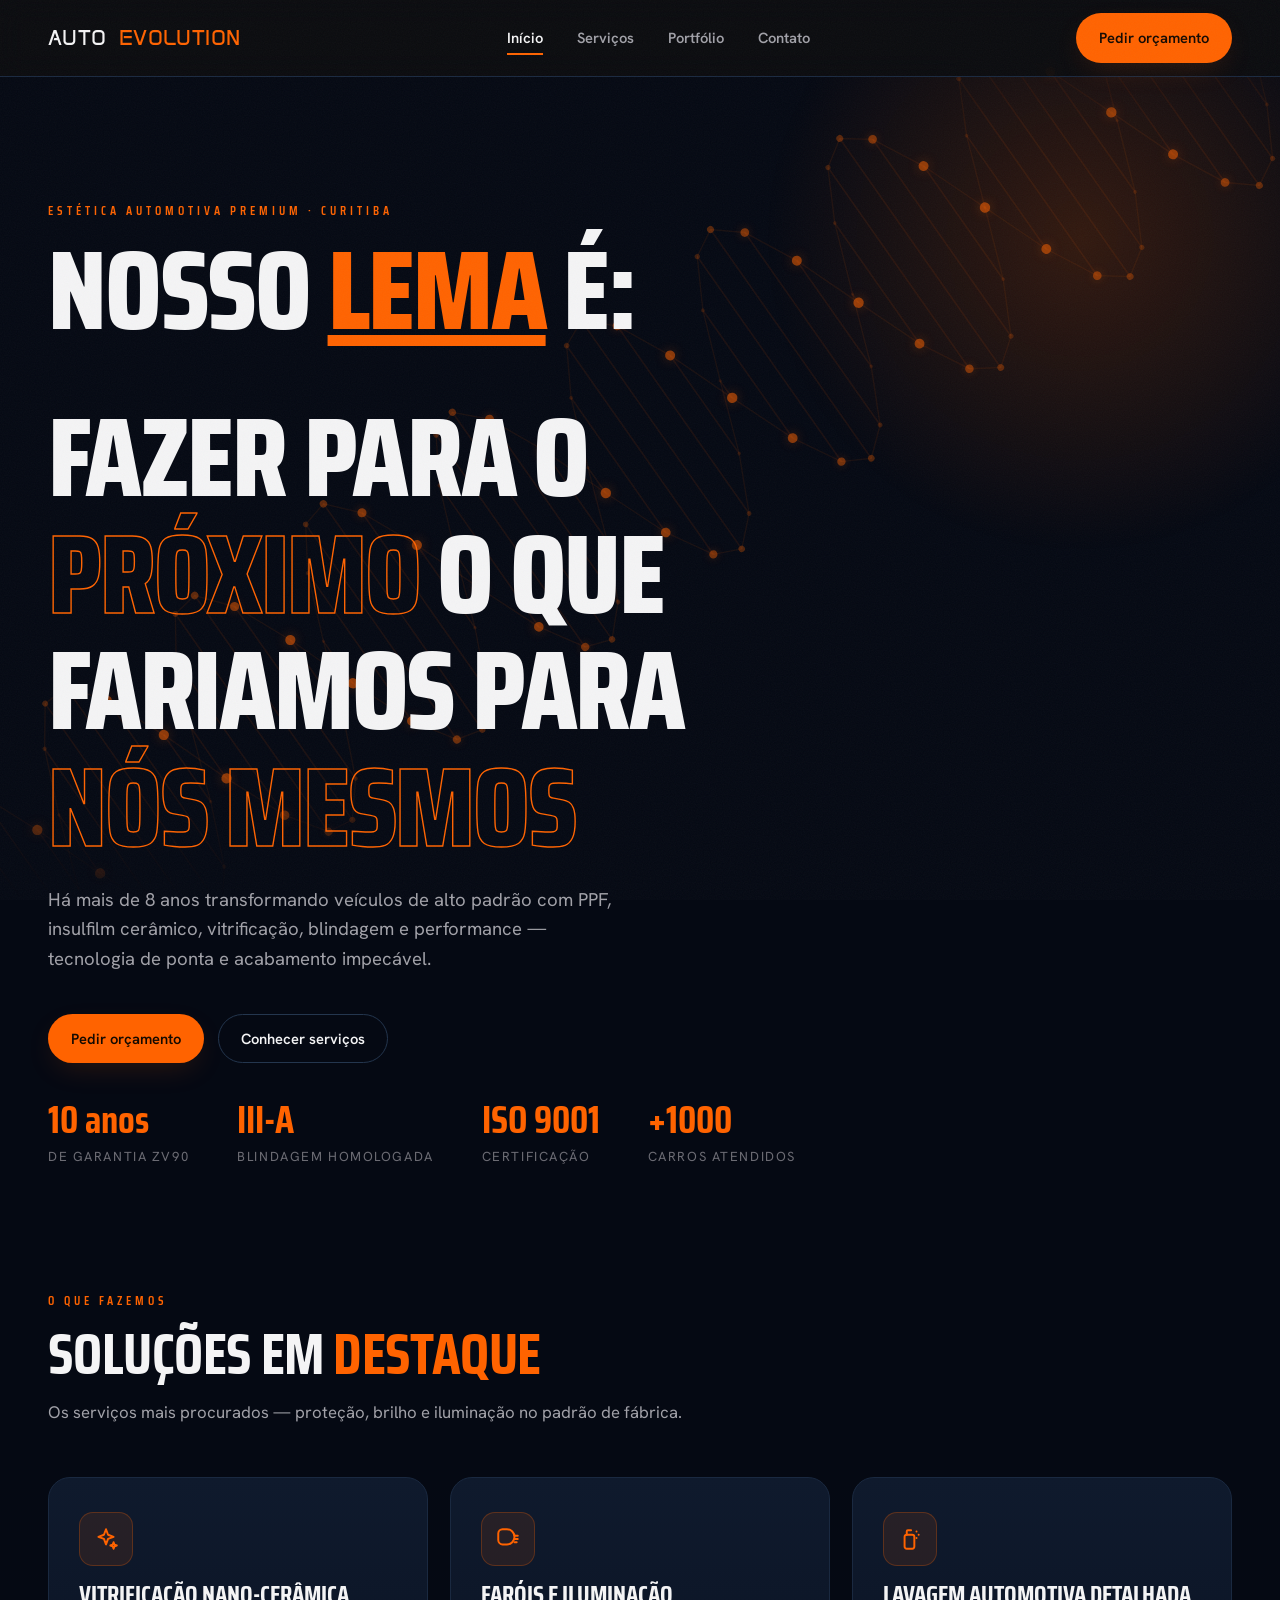
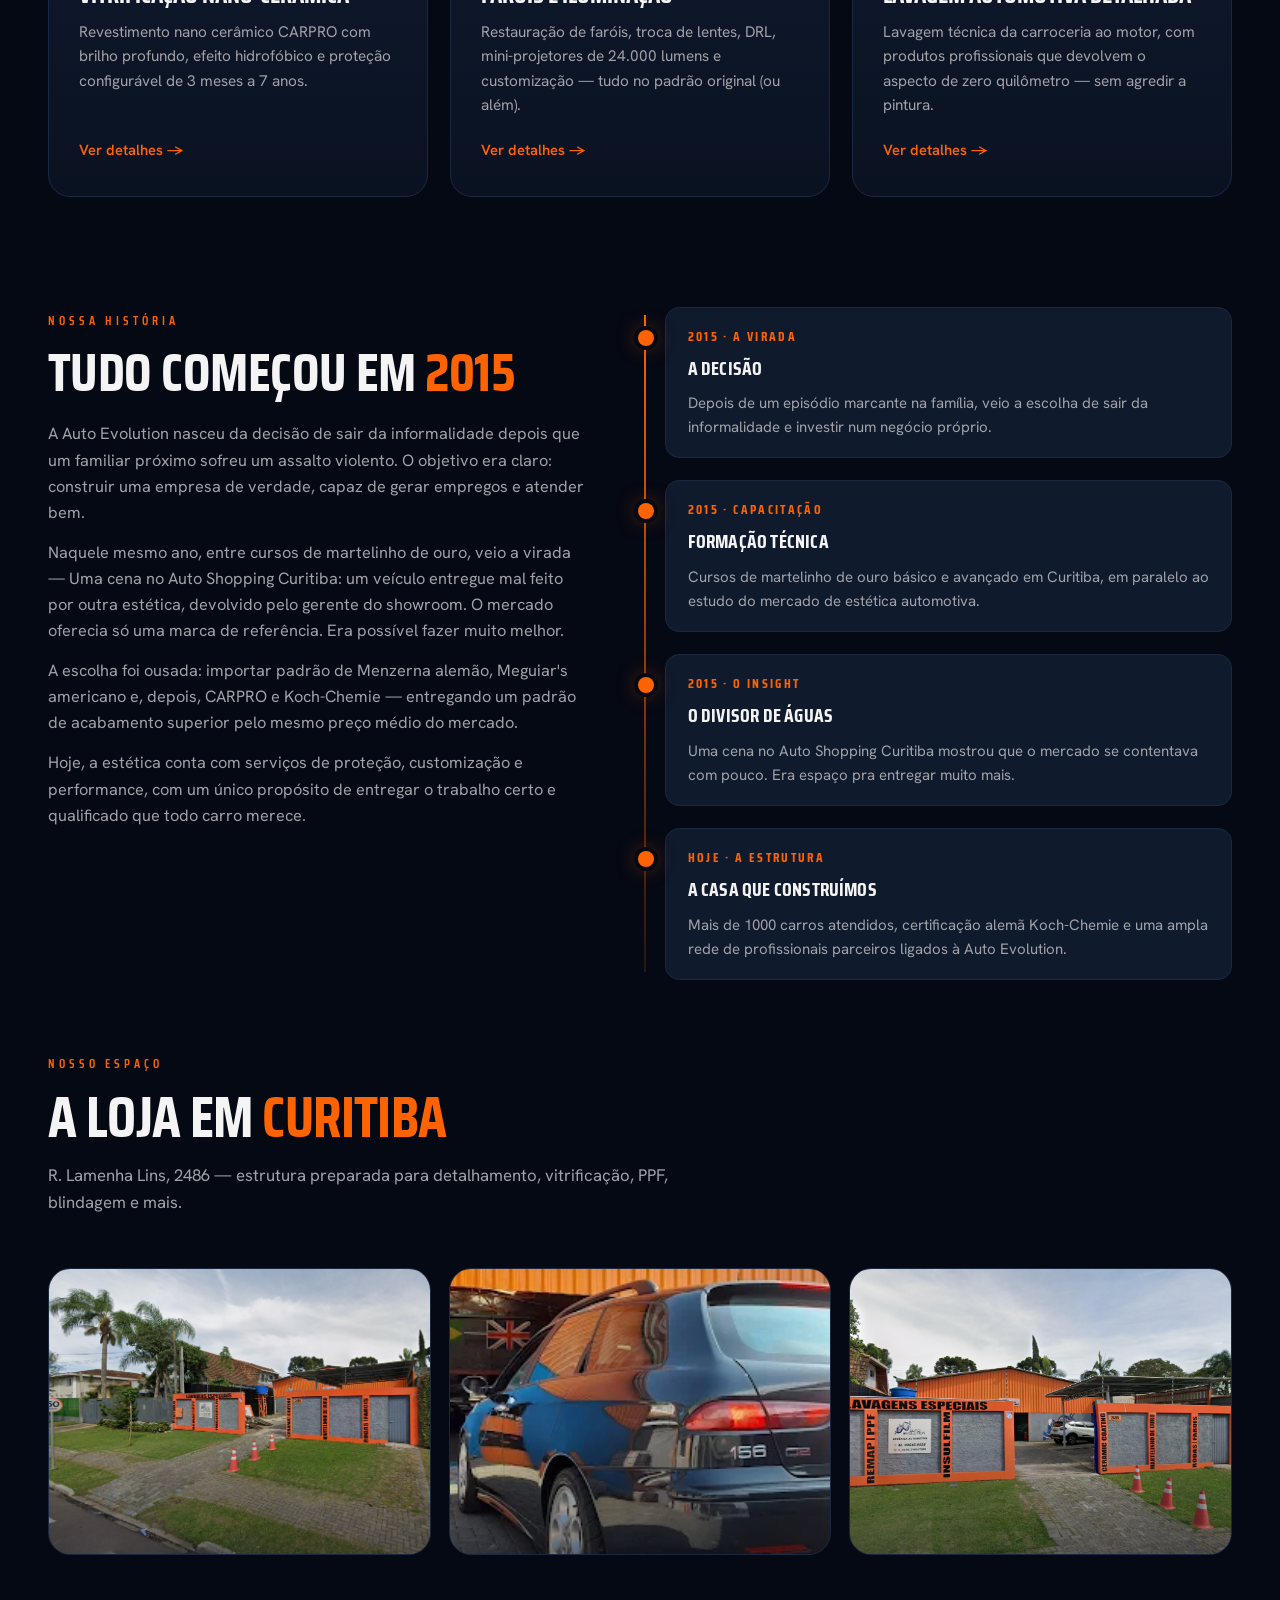
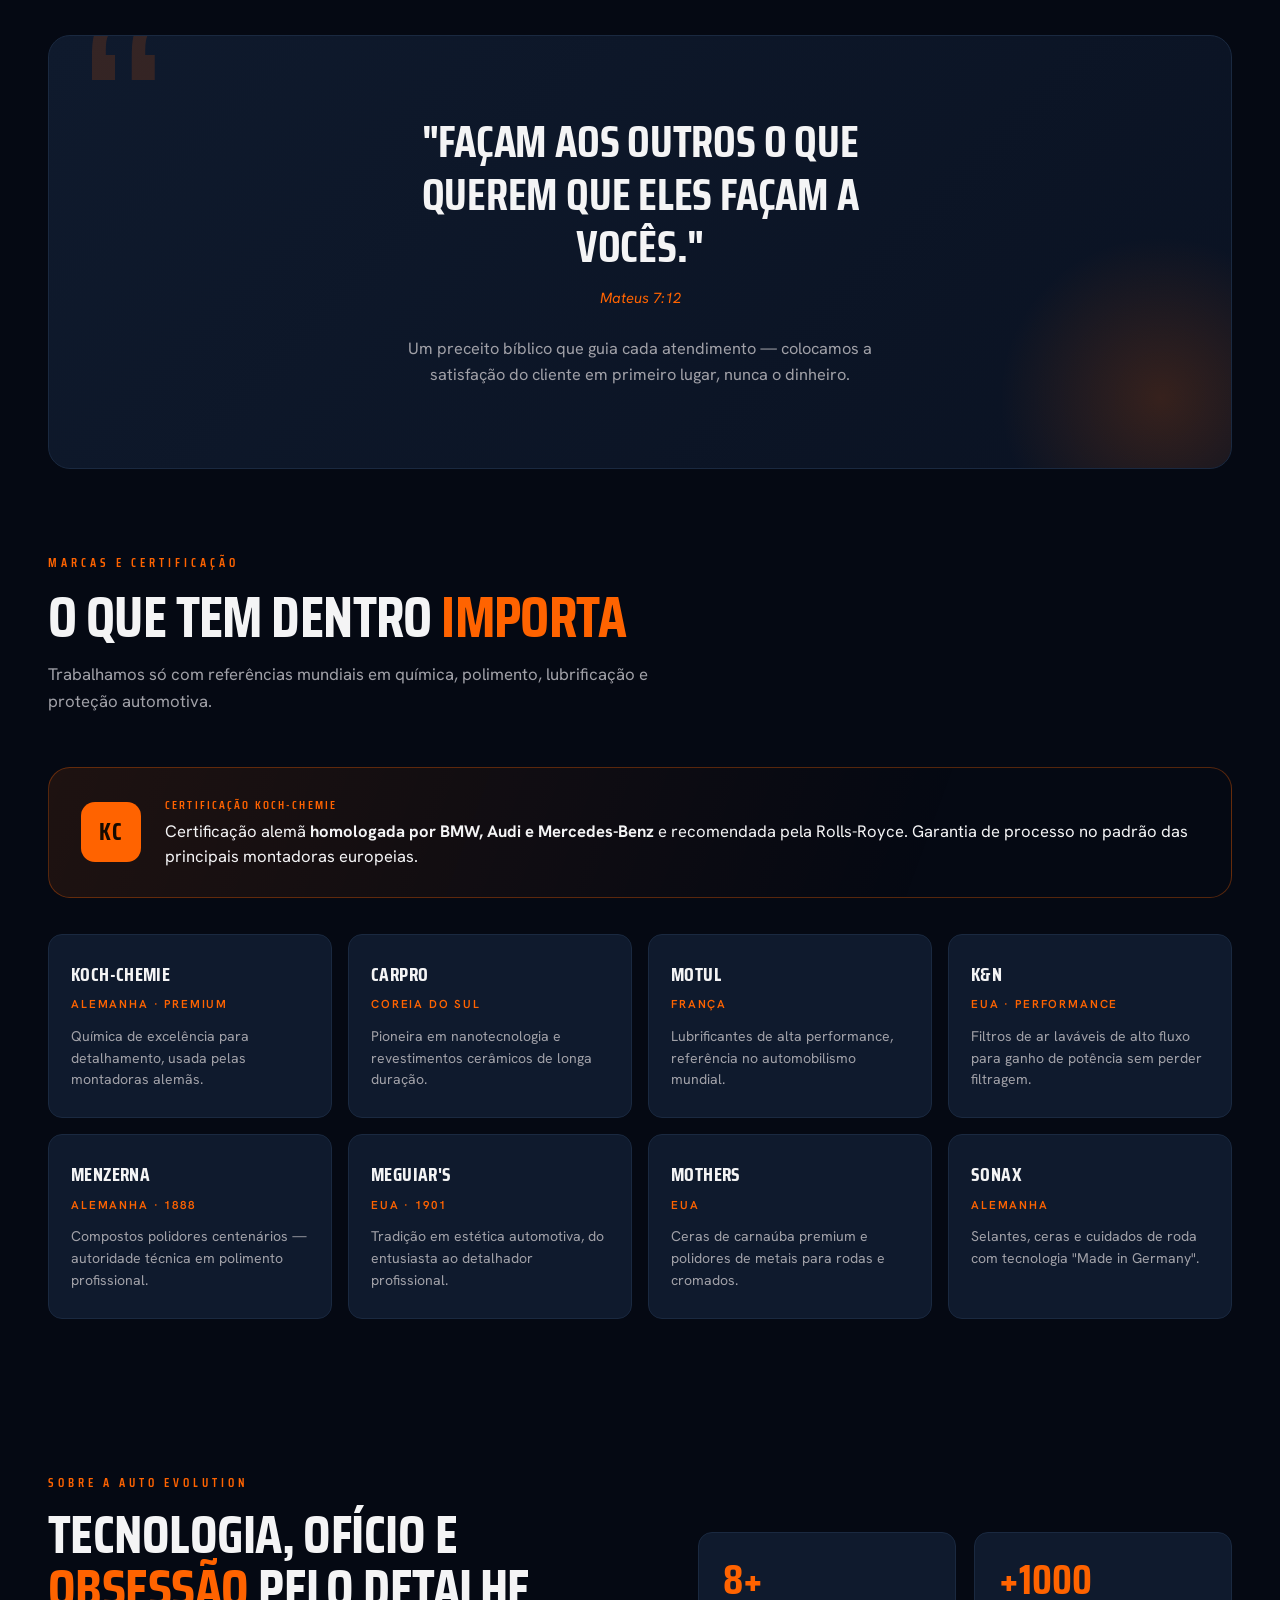
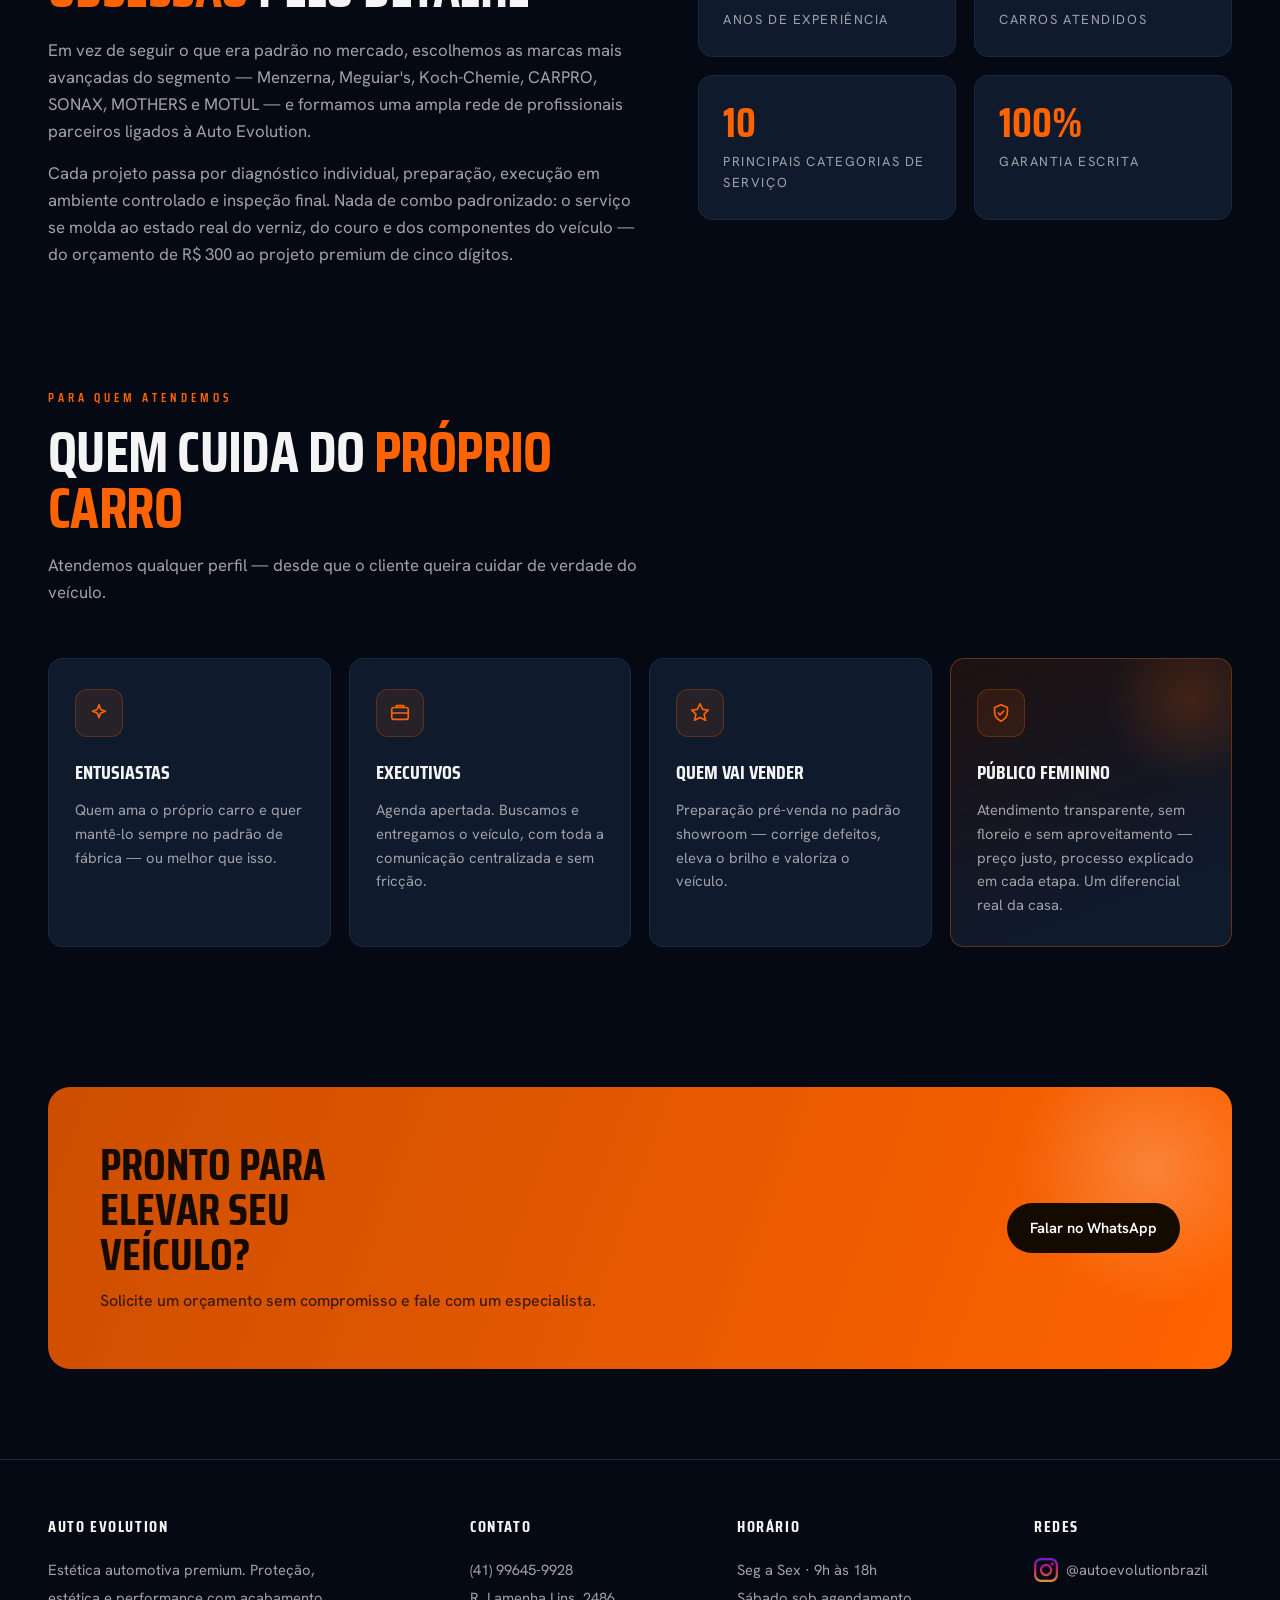
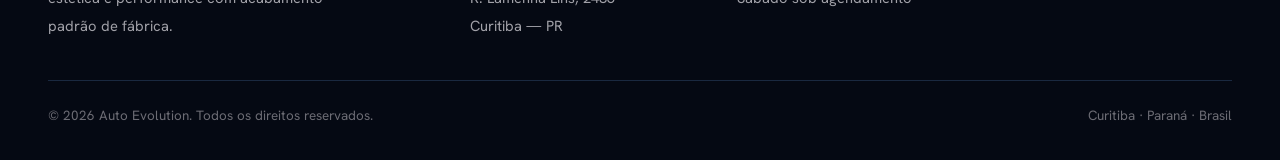
<file: index.html>
<!DOCTYPE html>
<html lang="pt-BR">
<head>
  <meta charset="UTF-8" />
  <meta name="viewport" content="width=device-width, initial-scale=1.0" />
  <title>Auto Evolution — Estética Automotiva Premium em Curitiba</title>
  <meta name="description" content="Estética automotiva premium em Curitiba: PPF, insulfilm cerâmico, vitrificação, blindagem e performance com acabamento padrão de fábrica." />

  <link rel="preconnect" href="https://fonts.googleapis.com" />
  <link rel="preconnect" href="https://fonts.gstatic.com" crossorigin />
  <link href="https://fonts.googleapis.com/css2?family=Anta&family=Saira+Condensed:wght@600;700;800&family=Hanken+Grotesk:wght@400;500;600;700&display=swap" rel="stylesheet" />

  <link rel="stylesheet" href="css/services.css" />
</head>
<body>

  <!-- Fundo animado: dupla hélice de DNA -->
  <canvas id="dna-bg" aria-hidden="true"></canvas>

  <!-- ===================== HEADER ===================== -->
  <header class="site-header">
    <div class="container">
      <nav class="nav">
        <a class="brand" href="index.html">
          AUTO <b>EVOLUTION</b>
        </a>

        <ul class="nav-links" id="nav-links">
          <li><a href="index.html" class="active">Início</a></li>
          <li><a href="servicos.html">Serviços</a></li>
          <li><a href="portfolio.html">Portfólio</a></li>
          <li><a href="contato.html">Contato</a></li>
        </ul>

        <a class="btn btn-primary" href="contato.html">Pedir orçamento</a>

        <button class="nav-toggle" id="nav-toggle" aria-label="Abrir menu">
          <span></span><span></span><span></span>
        </button>
      </nav>
    </div>
  </header>

  <!-- ===================== HERO ===================== -->
  <section class="home-hero">
    <div class="container">
      <span class="eyebrow">Estética automotiva premium · Curitiba</span>
      <h1>Nosso <span class="accent"><u>lema</u></span> é:</h1>
        <br><br>
        <h1>fazer para o</h1>
        <h1><span class="stroke">próximo</span> o que </h1>
        <h1>fariamos para </h1>
        <h1><span class="stroke">nós mesmos</span></h1>
      <p>
        Há mais de 8 anos transformando veículos de alto padrão com PPF, insulfilm
        cerâmico, vitrificação, blindagem e performance — tecnologia de ponta e
        acabamento impecável.
      </p>
      <div class="hero-actions">
        <a class="btn btn-primary" href="contato.html">Pedir orçamento</a>
        <a class="btn btn-ghost" href="servicos.html">Conhecer serviços</a>
      </div>
      <div class="hero-meta">
        <div class="stat"><div class="num">10 anos</div><div class="label">de garantia ZV90</div></div>
        <div class="stat"><div class="num">III-A</div><div class="label">blindagem homologada</div></div>
        <div class="stat"><div class="num">ISO 9001</div><div class="label">certificação</div></div>
        <div class="stat"><div class="num">+1000</div><div class="label">carros atendidos</div></div>
      </div>
    </div>
  </section>

  <!-- ===================== DESTAQUES (TOP 3) ===================== -->
  <section class="home-highlights">
    <div class="container">
      <div class="section-head">
        <span class="eyebrow">O que fazemos</span>
        <h2>Soluções em <span class="accent">destaque</span></h2>
        <p>Os serviços mais procurados — proteção, brilho e iluminação no padrão de fábrica.</p>
      </div>

      <div class="hl-grid">
        <article class="hl-card reveal">
          <div class="hl-icon">
            <svg viewBox="0 0 24 24" fill="none" stroke-width="1.8" stroke-linecap="round" stroke-linejoin="round">
              <path d="M12 3l1.9 5.1L19 10l-5.1 1.9L12 17l-1.9-5.1L5 10l5.1-1.9z"/>
              <path d="M19 15l.8 2.2L22 18l-2.2.8L19 21l-.8-2.2L16 18l2.2-.8z"/>
            </svg>
          </div>
          <h3>Vitrificação Nano-Cerâmica</h3>
          <p>Revestimento nano cerâmico CARPRO com brilho profundo, efeito hidrofóbico e proteção configurável de 3 meses a 7 anos.</p>
          <a class="hl-link" href="servico.html?id=vitrificacao">Ver detalhes →</a>
        </article>

        <article class="hl-card reveal">
          <div class="hl-icon">
            <svg viewBox="0 0 24 24" fill="none" stroke-width="1.8" stroke-linecap="round" stroke-linejoin="round">
              <path d="M3 7a4 4 0 0 1 4-4h4a7 7 0 0 1 0 14H7a4 4 0 0 1-4-4z"/>
              <path d="M18 9h3M18 12h3M18 15h2"/>
            </svg>
          </div>
          <h3>Faróis e Iluminação</h3>
          <p>Restauração de faróis, troca de lentes, DRL, mini-projetores de 24.000 lumens e customização — tudo no padrão original (ou além).</p>
          <a class="hl-link" href="servico.html?id=farois">Ver detalhes →</a>
        </article>

        <article class="hl-card reveal">
          <div class="hl-icon">
            <svg viewBox="0 0 24 24" fill="none" stroke-width="1.8" stroke-linecap="round" stroke-linejoin="round">
              <path d="M9 8h5a2 2 0 0 1 2 2v9a2 2 0 0 1-2 2H9a2 2 0 0 1-2-2v-9a2 2 0 0 1 2-2z"/>
              <path d="M9 8V5a1 1 0 0 1 1-1h3"/>
              <path d="M18 5h.01M20 8h.01M18 11h.01"/>
            </svg>
          </div>
          <h3>Lavagem Automotiva Detalhada</h3>
          <p>Lavagem técnica da carroceria ao motor, com produtos profissionais que devolvem o aspecto de zero quilômetro — sem agredir a pintura.</p>
          <a class="hl-link" href="servico.html?id=lavagem">Ver detalhes →</a>
        </article>
      </div>
    </div>
  </section>

  <!-- ===================== HISTÓRIA ===================== -->
  <section class="history" id="historia">
    <div class="container">
      <div class="history-grid">
        <div class="history-text">
          <span class="eyebrow">Nossa história</span>
          <h2>Tudo começou em <span class="accent">2015</span></h2>
          <p>
            A Auto Evolution nasceu da decisão de sair da informalidade depois que um
            familiar próximo sofreu um assalto violento. O objetivo era claro: construir
            uma empresa de verdade, capaz de gerar empregos e atender bem.
          </p>
          <p>
            Naquele mesmo ano, entre cursos de martelinho de ouro, veio
            a virada — Uma cena no Auto Shopping Curitiba: um veículo entregue mal feito
            por outra estética, devolvido pelo gerente do showroom. O mercado oferecia
            só uma marca de referência. Era possível fazer muito melhor.
          </p>
          <p>
            A escolha foi ousada: importar padrão de Menzerna alemão, Meguiar's americano e, depois,
            CARPRO e Koch-Chemie — entregando um padrão de acabamento superior pelo mesmo
            preço médio do mercado.
          </p>
          <p>
            Hoje, a estética conta com serviços de proteção, customização e performance, 
            com um único propósito de entregar o trabalho certo e qualificado que todo carro merece.
          </p>
        </div>

        <div class="timeline">
          <div class="tl-item reveal">
            <div class="tl-year">2015 · A virada</div>
            <h4>A decisão</h4>
            <p>Depois de um episódio marcante na família, veio a escolha de sair da informalidade e investir num negócio próprio.</p>
          </div>
          <div class="tl-item reveal">
            <div class="tl-year">2015 · Capacitação</div>
            <h4>Formação técnica</h4>
            <p>Cursos de martelinho de ouro básico e avançado em Curitiba, em paralelo ao estudo do mercado de estética automotiva.</p>
          </div>
          <div class="tl-item reveal">
            <div class="tl-year">2015 · O insight</div>
            <h4>O divisor de águas</h4>
            <p>Uma cena no Auto Shopping Curitiba mostrou que o mercado se contentava com pouco. Era espaço pra entregar muito mais.</p>
          </div>
          <div class="tl-item reveal">
            <div class="tl-year">Hoje · A estrutura</div>
            <h4>A casa que construímos</h4>
            <p>Mais de 1000 carros atendidos, certificação alemã Koch-Chemie e uma ampla rede de profissionais parceiros ligados à Auto Evolution.</p>
          </div>
        </div>
      </div>
    </div>
  </section>

  <!-- ===================== FACHADA / NOSSO ESPAÇO ===================== -->
  <section class="facade-section" id="loja">
    <div class="container">
      <div class="section-head">
        <span class="eyebrow">Nosso espaço</span>
        <h2>A loja em <span class="accent">Curitiba</span></h2>
        <p>R. Lamenha Lins, 2486 — estrutura preparada para detalhamento, vitrificação, PPF, blindagem e mais.</p>
      </div>

      <div class="facade-grid">
        <figure class="facade-card reveal">
          <img src="assets/Captura%20de%20tela%202026-06-07%20225502.png" alt="Auto Evolution — fachada da loja em Curitiba" loading="lazy">
        </figure>
        <figure class="facade-card reveal">
          <img src="assets/unnamed.webp" alt="Auto Evolution — espaço da oficina" loading="lazy">
          
        </figure>
        <figure class="facade-card reveal">
          <img src="assets/Captura%20de%20tela%202026-06-07%20225552.png" alt="Auto Evolution — ambiente da loja" loading="lazy">
          
        </figure>
        
      </div>
    </div>
  </section>

  <!-- ===================== LEMA ===================== -->
  <section class="lemma-wrap">
    <div class="container">
      <div class="lemma-band">
        <p class="lemma-quote">
          "Façam aos outros o que querem que eles façam a vocês."
        </p>
        <p class="lemma-author"> Mateus 7:12</p>
        <p class="lemma-sub">
          Um preceito bíblico que guia cada atendimento — colocamos a satisfação do cliente em primeiro lugar, nunca o dinheiro.
        </p>
      </div>
    </div>
  </section>

  <!-- ===================== MARCAS / CERTIFICAÇÃO ===================== -->
  <section class="brands" id="marcas">
    <div class="container">
      <div class="section-head">
        <span class="eyebrow">Marcas e certificação</span>
        <h2>O que tem dentro <span class="accent">importa</span></h2>
        <p>Trabalhamos só com referências mundiais em química, polimento, lubrificação e proteção automotiva.</p>
      </div>

      <div class="cert-banner reveal">
        <div class="cert-icon">KC</div>
        <div class="cert-text">
          <div class="lab">Certificação Koch-Chemie</div>
          <div class="val">
            Certificação alemã <b>homologada por BMW, Audi e Mercedes-Benz</b> e recomendada pela Rolls-Royce. Garantia de processo no padrão das principais montadoras europeias.
          </div>
        </div>
      </div>

      <div class="brands-grid">
        <article class="brand-card reveal">
          <div class="brand-name">Koch-Chemie</div>
          <div class="brand-origin">Alemanha · Premium</div>
          <p class="brand-desc">Química de excelência para detalhamento, usada pelas montadoras alemãs.</p>
        </article>

        <article class="brand-card reveal">
          <div class="brand-name">CARPRO</div>
          <div class="brand-origin">Coreia do Sul</div>
          <p class="brand-desc">Pioneira em nanotecnologia e revestimentos cerâmicos de longa duração.</p>
        </article>

        <article class="brand-card reveal">
          <div class="brand-name">MOTUL</div>
          <div class="brand-origin">França</div>
          <p class="brand-desc">Lubrificantes de alta performance, referência no automobilismo mundial.</p>
        </article>

        <article class="brand-card reveal">
          <div class="brand-name">K&amp;N</div>
          <div class="brand-origin">EUA · Performance</div>
          <p class="brand-desc">Filtros de ar laváveis de alto fluxo para ganho de potência sem perder filtragem.</p>
        </article>

        <article class="brand-card reveal">
          <div class="brand-name">Menzerna</div>
          <div class="brand-origin">Alemanha · 1888</div>
          <p class="brand-desc">Compostos polidores centenários — autoridade técnica em polimento profissional.</p>
        </article>

        <article class="brand-card reveal">
          <div class="brand-name">Meguiar's</div>
          <div class="brand-origin">EUA · 1901</div>
          <p class="brand-desc">Tradição em estética automotiva, do entusiasta ao detalhador profissional.</p>
        </article>

        <article class="brand-card reveal">
          <div class="brand-name">MOTHERS</div>
          <div class="brand-origin">EUA</div>
          <p class="brand-desc">Ceras de carnaúba premium e polidores de metais para rodas e cromados.</p>
        </article>

        <article class="brand-card reveal">
          <div class="brand-name">SONAX</div>
          <div class="brand-origin">Alemanha</div>
          <p class="brand-desc">Selantes, ceras e cuidados de roda com tecnologia "Made in Germany".</p>
        </article>
      </div>
    </div>
  </section>

  <!-- ===================== SOBRE ===================== -->
  <section class="home-about" id="sobre">
    <div class="container">
      <div class="about-grid">
        <div class="about-text">
          <span class="eyebrow">Sobre a Auto Evolution</span>
          <h2>Tecnologia, ofício e <span class="accent">obsessão</span> pelo detalhe</h2>
          <p>
            Em vez de seguir o que era padrão no mercado, escolhemos as marcas mais
            avançadas do segmento — Menzerna, Meguiar's, Koch-Chemie, CARPRO, SONAX,
            MOTHERS e MOTUL — e formamos uma ampla rede de profissionais parceiros
            ligados à Auto Evolution.
          </p>
          <p>
            Cada projeto passa por diagnóstico individual, preparação, execução em
            ambiente controlado e inspeção final. Nada de combo padronizado: o serviço
            se molda ao estado real do verniz, do couro e dos componentes do veículo —
            do orçamento de R$ 300 ao projeto premium de cinco dígitos.
          </p>
        </div>
        <div class="about-stats">
          <div class="ab-stat reveal">
            <div class="num">8+</div>
            <div class="label">anos de experiência</div>
          </div>
          <div class="ab-stat reveal">
            <div class="num">+1000</div>
            <div class="label">carros atendidos</div>
          </div>
          <div class="ab-stat reveal">
            <div class="num">10</div>
            <div class="label">principais categorias de serviço</div>
          </div>
          <div class="ab-stat reveal">
            <div class="num">100%</div>
            <div class="label">garantia escrita</div>
          </div>
        </div>
      </div>
    </div>
  </section>

  <!-- ===================== PARA QUEM ATENDEMOS ===================== -->
  <section class="audience" id="publico">
    <div class="container">
      <div class="section-head">
        <span class="eyebrow">Para quem atendemos</span>
        <h2>Quem cuida do <span class="accent">próprio carro</span></h2>
        <p>Atendemos qualquer perfil — desde que o cliente queira cuidar de verdade do veículo.</p>
      </div>

      <div class="audience-grid">
        <article class="aud-card reveal">
          <div class="aud-icon">
            <svg viewBox="0 0 24 24" fill="none" stroke-linecap="round" stroke-linejoin="round">
              <path d="M12 3l1.9 5.1L19 10l-5.1 1.9L12 17l-1.9-5.1L5 10l5.1-1.9z"/>
            </svg>
          </div>
          <h4>Entusiastas</h4>
          <p>Quem ama o próprio carro e quer mantê-lo sempre no padrão de fábrica — ou melhor que isso.</p>
        </article>

        <article class="aud-card reveal">
          <div class="aud-icon">
            <svg viewBox="0 0 24 24" fill="none" stroke-linecap="round" stroke-linejoin="round">
              <rect x="3" y="6" width="18" height="13" rx="2"/>
              <path d="M8 6V4h8v2"/>
              <path d="M3 12h18"/>
            </svg>
          </div>
          <h4>Executivos</h4>
          <p>Agenda apertada. Buscamos e entregamos o veículo, com toda a comunicação centralizada e sem fricção.</p>
        </article>

        <article class="aud-card reveal">
          <div class="aud-icon">
            <svg viewBox="0 0 24 24" fill="none" stroke-linecap="round" stroke-linejoin="round">
              <path d="M12 2l3 6 6 .9-4.5 4.4L18 20l-6-3.2L6 20l1.5-6.7L3 8.9 9 8z"/>
            </svg>
          </div>
          <h4>Quem vai vender</h4>
          <p>Preparação pré-venda no padrão showroom — corrige defeitos, eleva o brilho e valoriza o veículo.</p>
        </article>

        <article class="aud-card highlight reveal">
          <div class="aud-icon">
            <svg viewBox="0 0 24 24" fill="none" stroke-linecap="round" stroke-linejoin="round">
              <path d="M12 3l7 3v5c0 4.5-3 8-7 10-4-2-7-5.5-7-10V6z"/>
              <path d="M9 12l2 2 4-4"/>
            </svg>
          </div>
          <h4>Público feminino</h4>
          <p>Atendimento transparente, sem floreio e sem aproveitamento — preço justo, processo explicado em cada etapa. Um diferencial real da casa.</p>
        </article>
      </div>
    </div>
  </section>

  <!-- ===================== CTA ===================== -->
  <section class="home-cta-wrap">
    <div class="container">
      <div class="cta-band">
        <div class="cta-inner">
          <div>
            <h2>Pronto para elevar seu veículo?</h2>
            <p>Solicite um orçamento sem compromisso e fale com um especialista.</p>
          </div>
          <a class="btn btn-dark" href="https://wa.me/5541996459928?text=Ol%C3%A1!%20Gostaria%20de%20um%20or%C3%A7amento." target="_blank" rel="noopener">
            Falar no WhatsApp
          </a>
        </div>
      </div>
    </div>
  </section>

  <!-- ===================== FOOTER ===================== -->
  <footer class="site-footer">
    <div class="container">
      <div class="footer-grid">
        <div class="fcol" style="max-width:300px">
          <h4>Auto Evolution</h4>
          <p>Estética automotiva premium. Proteção, estética e performance com acabamento padrão de fábrica.</p>
        </div>
        <div class="fcol">
          <h4>Contato</h4>
          <p>
            <a href="https://wa.me/5541996459928" target="_blank" rel="noopener">(41) 99645-9928</a><br>
            <a href="https://www.google.com/maps/place/Estética+Automotiva+Auto+Evolution/@-25.4571921,-49.2676411,18.25z/data=!4m6!3m5!1s0x94dce572cdcb13f7:0xaf8703b8f4135e2b!8m2!3d-25.4574621!4d-49.2673162!16s%2Fg%2F11kxccc0_k?entry=ttu&g_ep=EgoyMDI2MDYwMS4wIKXMDSoASAFQAw%3D%3D" target="_blank" rel="noopener">R. Lamenha Lins, 2486<br>
            Curitiba — PR
          </a>
          </p>
        </div>
        <div class="fcol">
          <h4>Horário</h4>
          <p>Seg a Sex · 9h às 18h<br>Sábado sob agendamento</p>
        </div>
        <div class="fcol">
          <h4>Redes</h4>
          <p id="social">
            <a href="https://instagram.com/autoevolutionbrazil" target="_blank" rel="noopener"><img src="assets/instagram.png" alt="Instagram" width="24" height="24">@autoevolutionbrazil</a><br>
          </p>
        </div>
      </div>
      <div class="footer-bottom">
        <span>© 2026 Auto Evolution. Todos os direitos reservados.</span>
        <span>Curitiba · Paraná · Brasil</span>
      </div>
    </div>
  </footer>

  <script src="js/smooth-scroll.js"></script>
  <script src="js/dna-bg.js"></script>
  <script>
    /* Menu mobile + reveal */
    (function () {
      const toggle = document.getElementById("nav-toggle");
      const links = document.getElementById("nav-links");
      if (toggle && links) {
        toggle.addEventListener("click", () => links.classList.toggle("open"));
        links.addEventListener("click", (e) => {
          if (e.target.closest("a")) links.classList.remove("open");
        });
      }
      const obs = new IntersectionObserver((entries) => {
        entries.forEach((e, i) => {
          if (e.isIntersecting) {
            setTimeout(() => e.target.classList.add("in"), (i % 4) * 90);
            obs.unobserve(e.target);
          }
        });
      }, { threshold: 0.12 });
      document.querySelectorAll(".reveal").forEach((el) => obs.observe(el));
    })();
  </script>
</body>
</html>
</file>
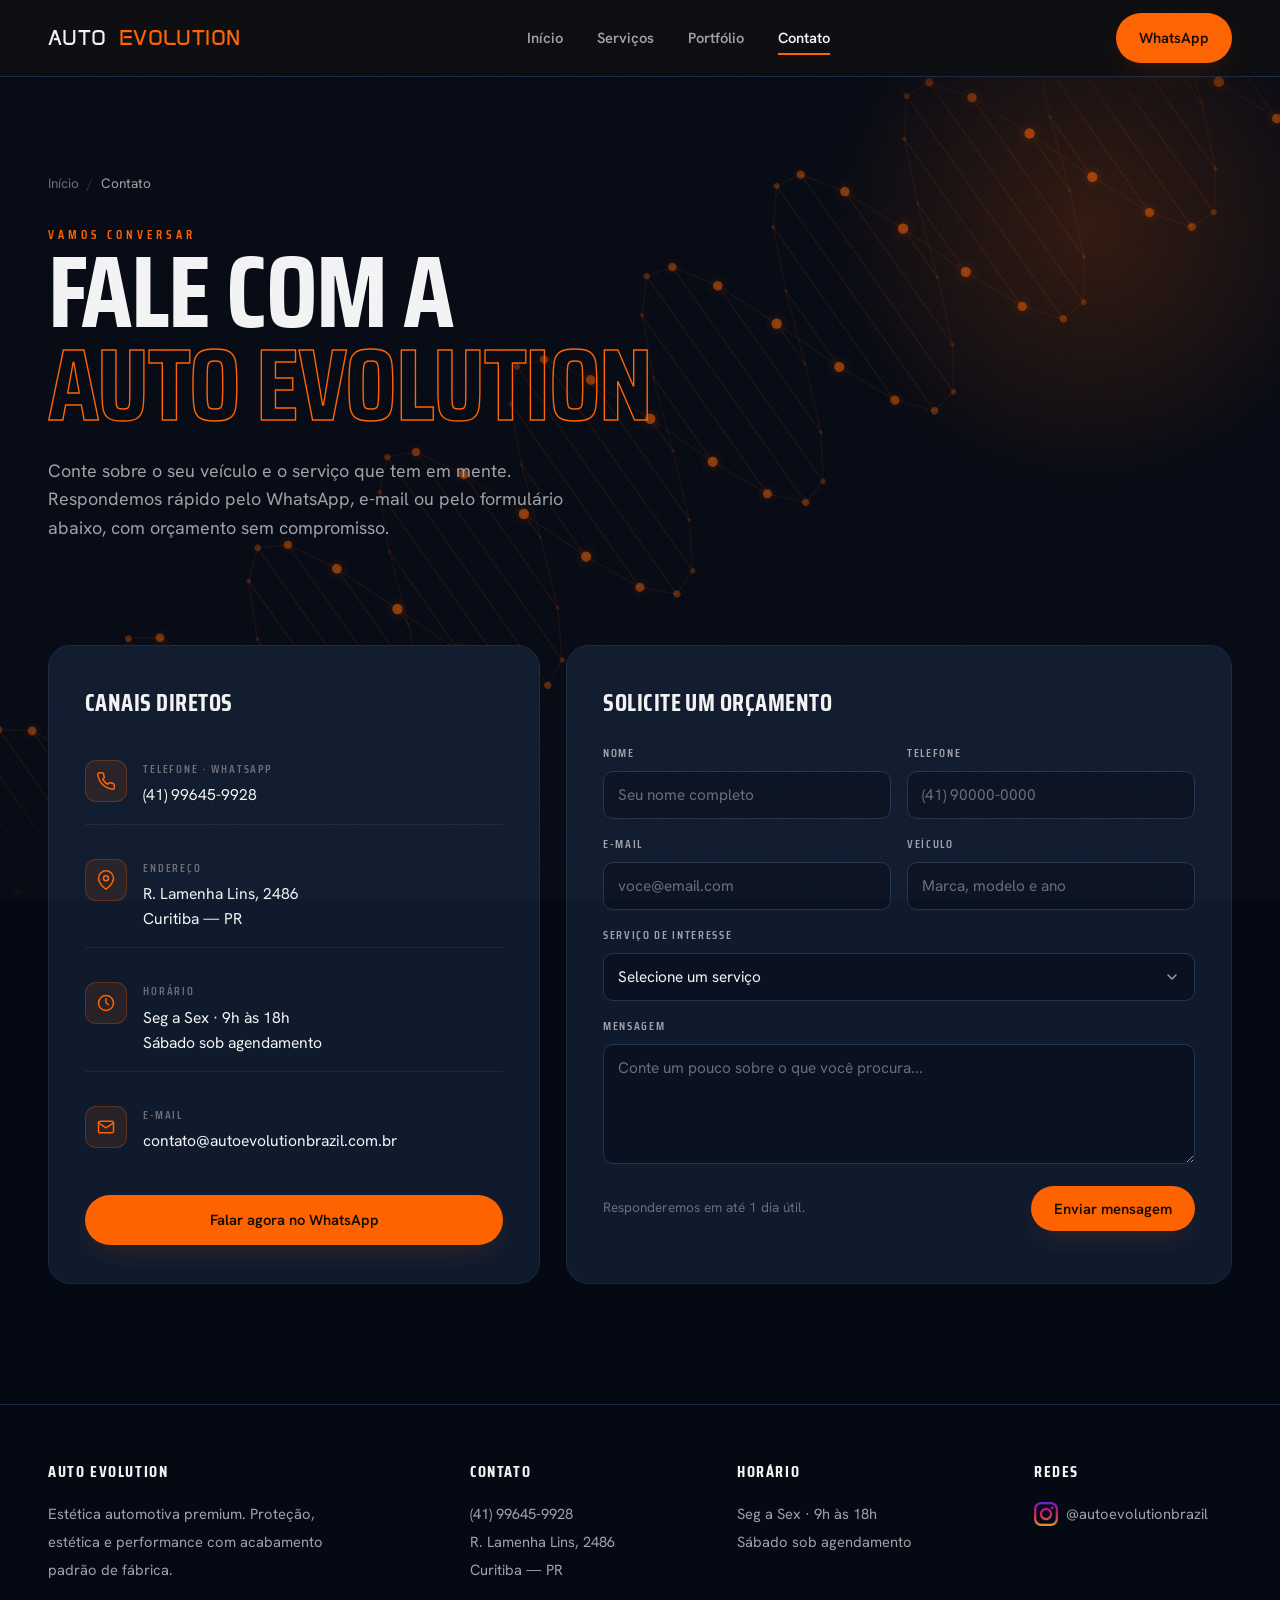
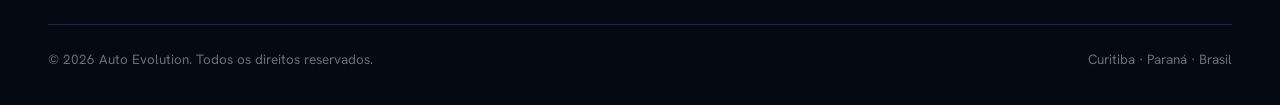
<file: contato.html>
<!DOCTYPE html>
<html lang="pt-BR">
<head>
  <meta charset="UTF-8" />
  <meta name="viewport" content="width=device-width, initial-scale=1.0" />
  <title>Contato · Auto Evolution — Estética Automotiva Premium</title>
  <meta name="description" content="Fale com a Auto Evolution. Solicite um orçamento de PPF, insulfilm cerâmico, vitrificação, blindagem ou estética automotiva premium em Curitiba." />

  <link rel="preconnect" href="https://fonts.googleapis.com" />
  <link rel="preconnect" href="https://fonts.gstatic.com" crossorigin />
  <link href="https://fonts.googleapis.com/css2?family=Anta&family=Saira+Condensed:wght@600;700;800&family=Hanken+Grotesk:wght@400;500;600;700&display=swap" rel="stylesheet" />

  <link rel="stylesheet" href="css/services.css" />
</head>
<body>

  <canvas id="dna-bg" aria-hidden="true"></canvas>

  <!-- ===================== HEADER ===================== -->
  <header class="site-header">
    <div class="container">
      <nav class="nav">
        <a class="brand" href="index.html">
          AUTO <b>EVOLUTION</b>
        </a>

        <ul class="nav-links" id="nav-links">
          <li><a href="index.html">Início</a></li>
          <li><a href="servicos.html">Serviços</a></li>
          <li><a href="portfolio.html">Portfólio</a></li>
          <li><a href="contato.html" class="active">Contato</a></li>
        </ul>

        <a class="btn btn-primary" href="https://wa.me/5541996459928" target="_blank" rel="noopener">WhatsApp</a>

        <button class="nav-toggle" id="nav-toggle" aria-label="Abrir menu">
          <span></span><span></span><span></span>
        </button>
      </nav>
    </div>
  </header>

  <!-- ===================== HERO ===================== -->
  <section class="hero">
    <div class="container">
      <nav class="breadcrumb">
        <a href="index.html">Início</a>
        <span class="sep">/</span>
        <span class="here">Contato</span>
      </nav>
      <span class="eyebrow">Vamos conversar</span>
      <h1>Fale com a<br><span class="stroke">Auto Evolution</span></h1>
      <p>
        Conte sobre o seu veículo e o serviço que tem em mente. Respondemos rápido pelo
        WhatsApp, e-mail ou pelo formulário abaixo, com orçamento sem compromisso.
      </p>
    </div>
  </section>

  <!-- ===================== CONTATO ===================== -->
  <section class="contact">
    <div class="container">
      <div class="contact-grid">

        <!-- Bloco de informações -->
        <aside class="contact-info reveal">
          <h3>Canais diretos</h3>

          <ul class="info-list">
            <li>
              <div class="info-icon">
                <svg viewBox="0 0 24 24" stroke-width="1.8" stroke-linecap="round" stroke-linejoin="round">
                  <path d="M22 16.92v3a2 2 0 0 1-2.18 2 19.86 19.86 0 0 1-8.63-3.07 19.5 19.5 0 0 1-6-6A19.86 19.86 0 0 1 2.12 4.18 2 2 0 0 1 4.11 2h3a2 2 0 0 1 2 1.72c.13.96.36 1.9.7 2.81a2 2 0 0 1-.45 2.11L8.1 9.91a16 16 0 0 0 6 6l1.27-1.27a2 2 0 0 1 2.11-.45c.91.34 1.85.57 2.81.7A2 2 0 0 1 22 16.92z"/>
                </svg>
              </div>
              <div class="info-text">
                <div class="lab">Telefone · WhatsApp</div>
                <div class="val"><a href="https://wa.me/5541996459928" target="_blank" rel="noopener">(41) 99645-9928</a></div>
              </div>
            </li>

            <li>
              <div class="info-icon">
                <svg viewBox="0 0 24 24" stroke-width="1.8" stroke-linecap="round" stroke-linejoin="round">
                  <path d="M21 10c0 7-9 13-9 13s-9-6-9-13a9 9 0 0 1 18 0z"/>
                  <circle cx="12" cy="10" r="3"/>
                </svg>
              </div>
              <div class="info-text">
                <div class="lab">Endereço</div>
                <div class="val">R. Lamenha Lins, 2486<br>Curitiba — PR</div>
              </div>
            </li>

            <li>
              <div class="info-icon">
                <svg viewBox="0 0 24 24" stroke-width="1.8" stroke-linecap="round" stroke-linejoin="round">
                  <circle cx="12" cy="12" r="9"/>
                  <path d="M12 7v5l3 2"/>
                </svg>
              </div>
              <div class="info-text">
                <div class="lab">Horário</div>
                <div class="val">Seg a Sex · 9h às 18h<br>Sábado sob agendamento</div>
              </div>
            </li>

            <li>
              <div class="info-icon">
                <svg viewBox="0 0 24 24" stroke-width="1.8" stroke-linecap="round" stroke-linejoin="round">
                  <rect x="3" y="5" width="18" height="14" rx="2"/>
                  <path d="M3 7l9 6 9-6"/>
                </svg>
              </div>
              <div class="info-text">
                <div class="lab">E-mail</div>
                <div class="val"><a href="mailto:contato@autoevolutionbrazil.com.br">contato@autoevolutionbrazil.com.br</a></div>
              </div>
            </li>
          </ul>

          <a class="btn btn-primary" href="https://wa.me/5541996459928?text=Ol%C3%A1!%20Gostaria%20de%20um%20or%C3%A7amento." target="_blank" rel="noopener">
            Falar agora no WhatsApp
          </a>
        </aside>

        <!-- Formulário -->
        <div class="contact-form-wrap reveal">
          <h3>Solicite um orçamento</h3>

          <form class="contact-form" id="contact-form" novalidate>
            <div class="field">
              <label for="f-nome">Nome</label>
              <input id="f-nome" name="nome" type="text" placeholder="Seu nome completo" required>
            </div>

            <div class="field">
              <label for="f-fone">Telefone</label>
              <input id="f-fone" name="telefone" type="tel" placeholder="(41) 90000-0000" required>
            </div>

            <div class="field">
              <label for="f-email">E-mail</label>
              <input id="f-email" name="email" type="email" placeholder="voce@email.com" required>
            </div>

            <div class="field">
              <label for="f-veiculo">Veículo</label>
              <input id="f-veiculo" name="veiculo" type="text" placeholder="Marca, modelo e ano">
            </div>

            <div class="field full">
              <label for="f-servico">Serviço de interesse</label>
              <select id="f-servico" name="servico" required>
                <option value="">Selecione um serviço</option>
                <option value="ppf">PPF — Proteção de Pintura</option>
                <option value="insulfilm">Insulfilm Cerâmico ZV90</option>
                <option value="vitrificacao">Vitrificação & Revestimento Cerâmico</option>
                <option value="blindagem">Blindagem Homologada</option>
                <option value="estetica">Estética e Detalhamento</option>
                <option value="couro">Cuidados com o Couro</option>
                <option value="farois">Faróis e Iluminação</option>
                <option value="pintura">Pintura Automotiva</option>
                <option value="rodas">Rodas</option>
                <option value="outro">Outro / Combinação</option>
              </select>
            </div>

            <div class="field full">
              <label for="f-msg">Mensagem</label>
              <textarea id="f-msg" name="mensagem" placeholder="Conte um pouco sobre o que você procura..." required></textarea>
            </div>

            <!-- Honeypot anti-spam (Web3Forms ignora envios com esse campo preenchido) -->
            <input type="checkbox" name="botcheck" tabindex="-1" autocomplete="off" style="display:none" aria-hidden="true">

            <div class="form-msg" id="form-msg"></div>

            <div class="form-actions">
              <span class="hint">Responderemos em até 1 dia útil.</span>
              <button class="btn btn-primary" type="submit" id="submit-btn">Enviar mensagem</button>
            </div>
          </form>
        </div>

      </div>
    </div>
  </section>

  <!-- ===================== FOOTER ===================== -->
  <footer class="site-footer">
    <div class="container">
      <div class="footer-grid">
        <div class="fcol" style="max-width:300px">
          <h4>Auto Evolution</h4>
          <p>Estética automotiva premium. Proteção, estética e performance com acabamento padrão de fábrica.</p>
        </div>
        <div class="fcol">
          <h4>Contato</h4>
          <p>
            <a href="https://wa.me/5541996459928" target="_blank" rel="noopener">(41) 99645-9928</a><br>
            <a href="https://www.google.com/maps/place/Estética+Automotiva+Auto+Evolution/@-25.4571921,-49.2676411,18.25z/data=!4m6!3m5!1s0x94dce572cdcb13f7:0xaf8703b8f4135e2b!8m2!3d-25.4574621!4d-49.2673162!16s%2Fg%2F11kxccc0_k?entry=ttu&g_ep=EgoyMDI2MDYwMS4wIKXMDSoASAFQAw%3D%3D" target="_blank" rel="noopener">R. Lamenha Lins, 2486<br>
            Curitiba — PR
          </a>
          </p>
        </div>
        <div class="fcol">
          <h4>Horário</h4>
          <p>Seg a Sex · 9h às 18h<br>Sábado sob agendamento</p>
        </div>
        <div class="fcol">
          <h4>Redes</h4>
          <p id="social">
            <a href="https://instagram.com/autoevolutionbrazil" target="_blank" rel="noopener"><img src="assets/instagram.png" alt="Instagram" width="24" height="24">@autoevolutionbrazil</a><br>
          </p>
        </div>
      </div>
      <div class="footer-bottom">
        <span>© 2026 Auto Evolution. Todos os direitos reservados.</span>
        <span>Curitiba · Paraná · Brasil</span>
      </div>
    </div>
  </footer>

  <script src="js/smooth-scroll.js"></script>
  <script src="js/dna-bg.js"></script>
  <script>
    (function () {
      /* Menu mobile */
      const toggle = document.getElementById("nav-toggle");
      const links = document.getElementById("nav-links");
      if (toggle && links) {
        toggle.addEventListener("click", () => links.classList.toggle("open"));
        links.addEventListener("click", (e) => {
          if (e.target.closest("a")) links.classList.remove("open");
        });
      }

      /* ============================================================
         Formulário — envio via Web3Forms (e-mail real)
         Gere sua chave em https://web3forms.com/#start (digite
         jpjerosch@gmail.com, confirme e cole a chave abaixo).
         ============================================================ */
      const ACCESS_KEY = "77608a65-65ad-4753-b14d-c94d34aaa4d0";
      const DESTINO = "jpjerosch@gmail.com";

      const form    = document.getElementById("contact-form");
      const msg     = document.getElementById("form-msg");
      const submit  = document.getElementById("submit-btn");

      form.addEventListener("submit", async (e) => {
        e.preventDefault();
        msg.classList.remove("show", "ok", "err");

        const data = Object.fromEntries(new FormData(form).entries());

        // honeypot: se vier preenchido, é bot — aborta silenciosamente
        if (data.botcheck) return;

        const missing = ["nome", "telefone", "email", "servico", "mensagem"].filter((k) => !data[k]);
        if (missing.length) {
          msg.textContent = "Preencha os campos obrigatórios antes de enviar.";
          msg.classList.add("show", "err");
          return;
        }
        if (!/^[^\s@]+@[^\s@]+\.[^\s@]+$/.test(data.email)) {
          msg.textContent = "Informe um e-mail válido.";
          msg.classList.add("show", "err");
          return;
        }

        if (!ACCESS_KEY || ACCESS_KEY.startsWith("COLE_AQUI")) {
          msg.innerHTML = "Configuração pendente: cole a <b>access_key</b> do Web3Forms no arquivo contato.html.";
          msg.classList.add("show", "err");
          return;
        }

        // monta o corpo da mensagem
        const linhas = [
          "Nova solicitação recebida pelo site da Auto Evolution.",
          "",
          "Nome: " + data.nome,
          "Telefone: " + data.telefone,
          "E-mail: " + data.email,
          data.veiculo ? "Veículo: " + data.veiculo : null,
          "Serviço de interesse: " + data.servico,
          "",
          "Mensagem:",
          data.mensagem,
        ].filter(Boolean);

        const payload = {
          access_key: ACCESS_KEY,
          from_name:  "Auto Evolution — Site",
          subject:    "Solicitação de orçamento — " + data.nome + " (" + data.servico + ")",
          // campos individuais para exibir no e-mail
          nome:       data.nome,
          telefone:   data.telefone,
          email:      data.email,
          veiculo:    data.veiculo || "—",
          servico:    data.servico,
          mensagem:   data.mensagem,
          // corpo bonito
          message:    linhas.join("\n"),
          // reply-to: respondendo o e-mail vai para o cliente
          replyto:    data.email,
        };

        // estado de loading
        const labelOriginal = submit.textContent;
        submit.disabled = true;
        submit.textContent = "Enviando…";
        msg.classList.remove("show", "ok", "err");

        try {
          const res = await fetch("https://api.web3forms.com/submit", {
            method: "POST",
            headers: {
              "Content-Type": "application/json",
              "Accept": "application/json",
            },
            body: JSON.stringify(payload),
          });
          const json = await res.json();

          if (json.success) {
            msg.innerHTML = "Mensagem enviada com sucesso para <b>" + DESTINO + "</b>! Responderemos em até 1 dia útil.";
            msg.classList.add("show", "ok");
            form.reset();
          } else {
            console.error("Web3Forms:", json);
            msg.textContent = "Não foi possível enviar agora (" + (json.message || "erro desconhecido") + "). Tente pelo WhatsApp.";
            msg.classList.add("show", "err");
          }
        } catch (err) {
          console.error(err);
          msg.textContent = "Falha de conexão ao enviar. Verifique sua internet e tente novamente.";
          msg.classList.add("show", "err");
        } finally {
          submit.disabled = false;
          submit.textContent = labelOriginal;
        }
      });

      /* Reveal */
      const obs = new IntersectionObserver((entries) => {
        entries.forEach((e, i) => {
          if (e.isIntersecting) {
            setTimeout(() => e.target.classList.add("in"), (i % 4) * 90);
            obs.unobserve(e.target);
          }
        });
      }, { threshold: 0.12 });
      document.querySelectorAll(".reveal").forEach((el) => obs.observe(el));
    })();
  </script>
</body>
</html>
</file>
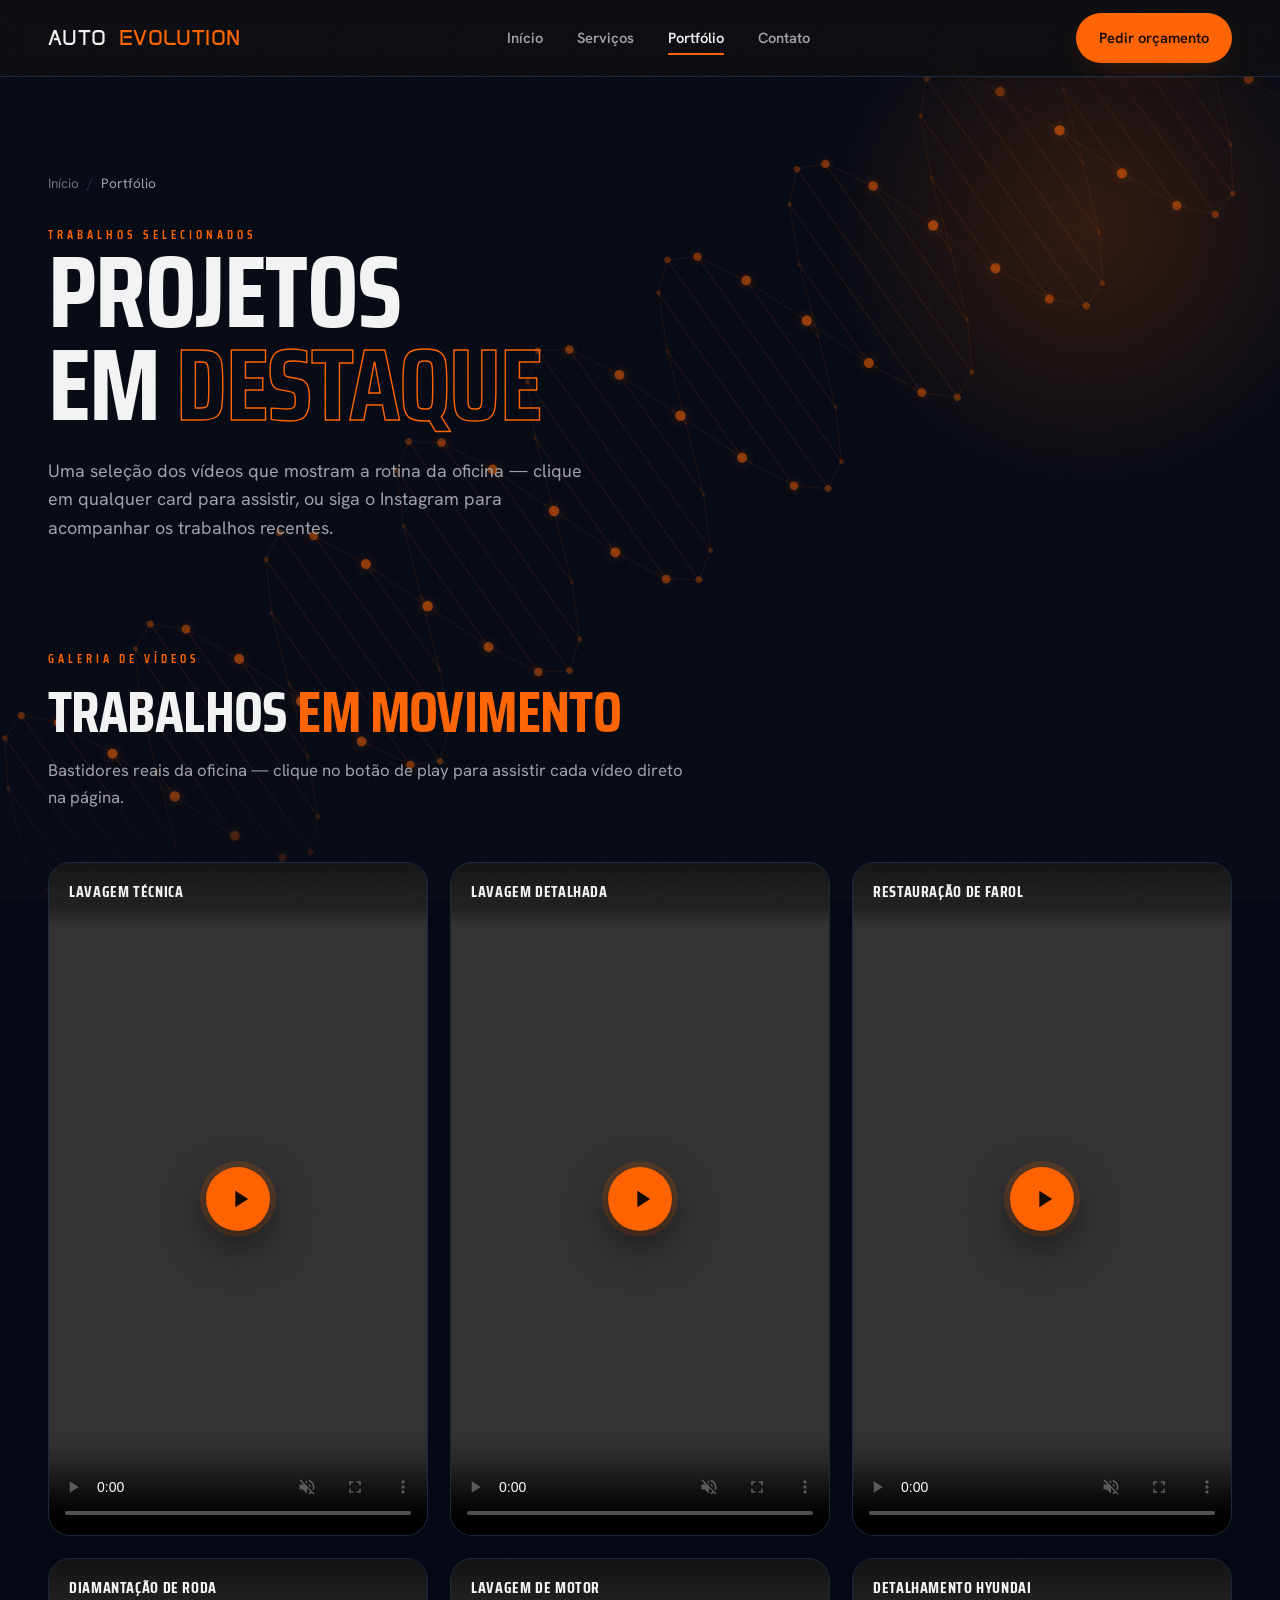
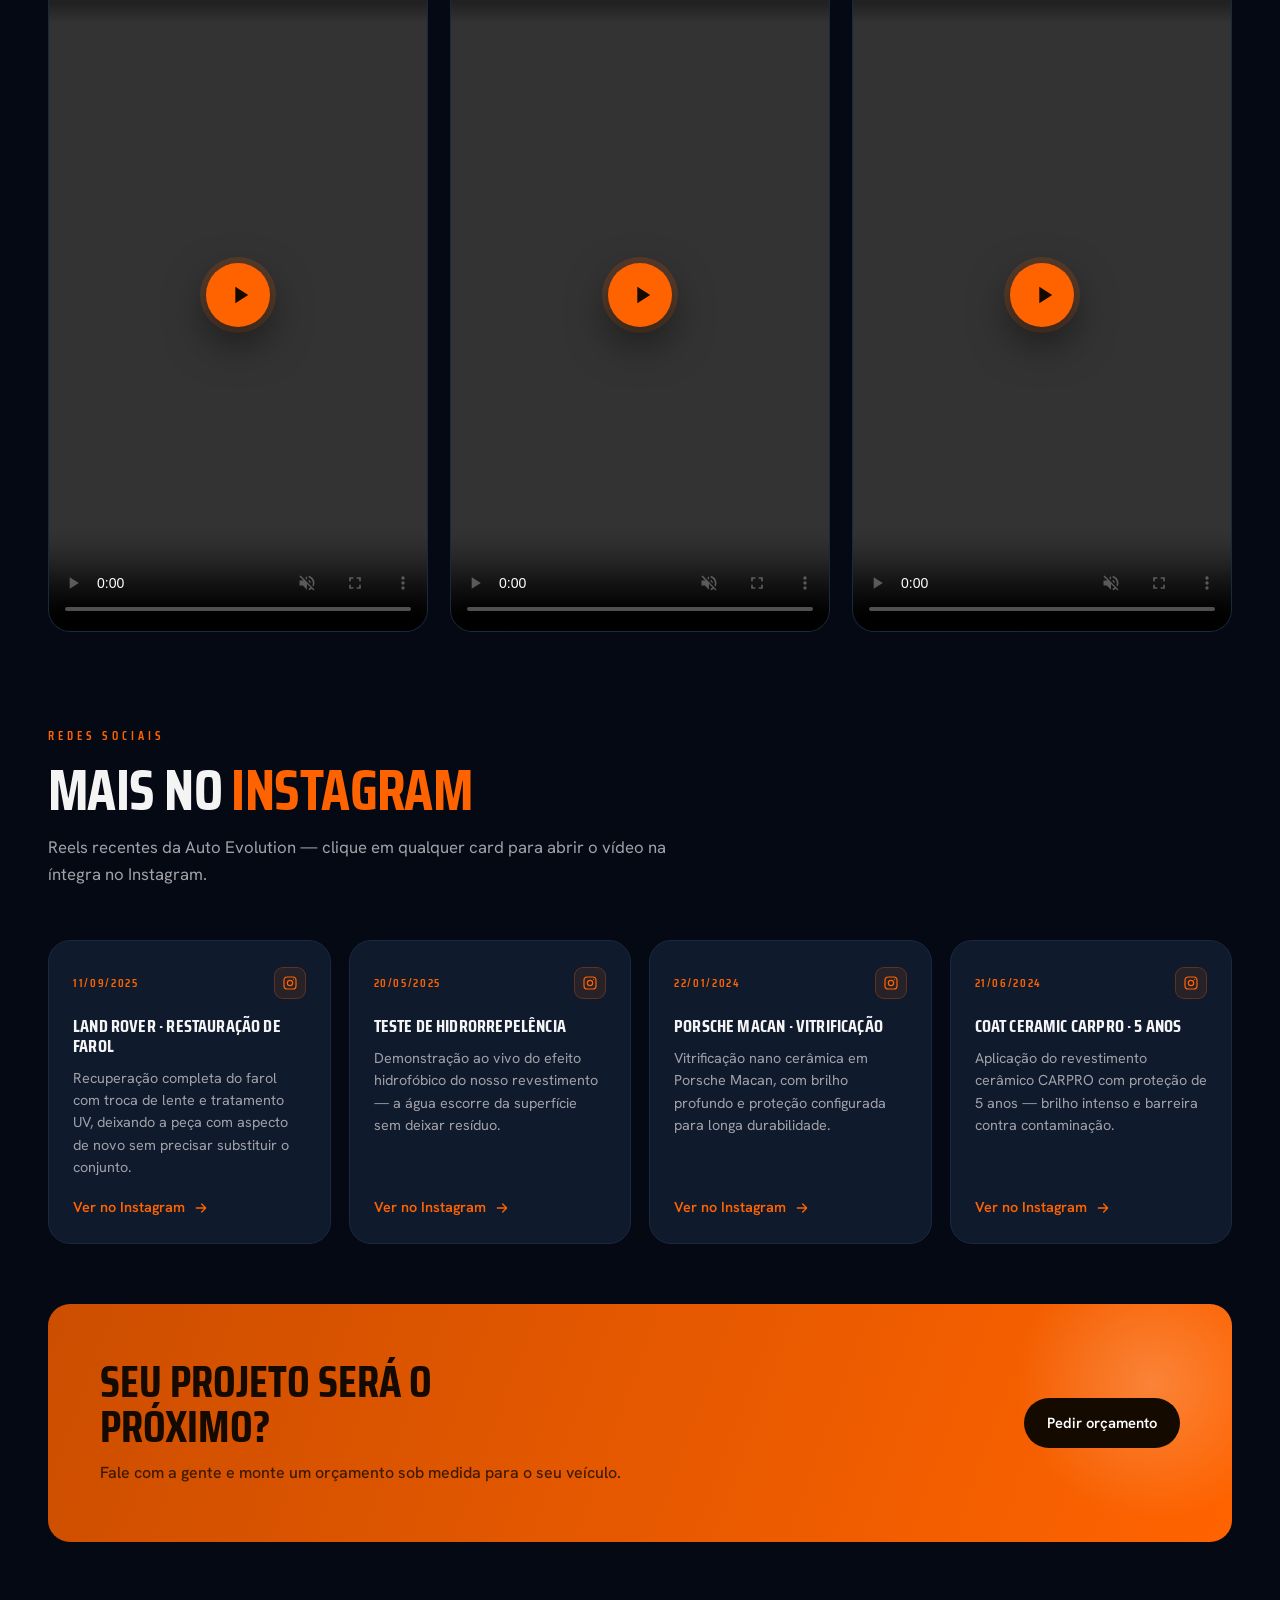
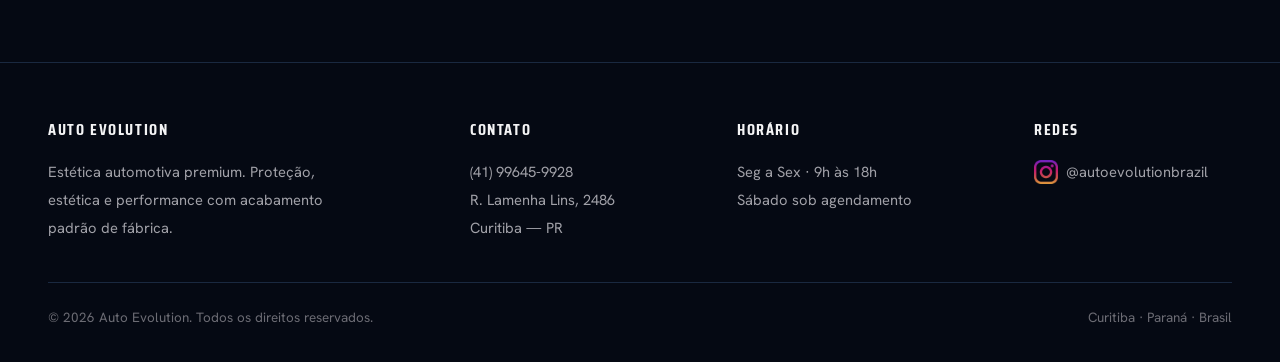
<file: portfolio.html>
<!DOCTYPE html>
<html lang="pt-BR">
<head>
  <meta charset="UTF-8" />
  <meta name="viewport" content="width=device-width, initial-scale=1.0" />
  <title>Portfólio · Auto Evolution — Estética Automotiva Premium</title>
  <meta name="description" content="Galeria de vídeos com trabalhos reais da Auto Evolution em PPF, vitrificação, restauração de faróis, lavagem técnica e estética automotiva premium em Curitiba." />

  <link rel="preconnect" href="https://fonts.googleapis.com" />
  <link rel="preconnect" href="https://fonts.gstatic.com" crossorigin />
  <link href="https://fonts.googleapis.com/css2?family=Anta&family=Saira+Condensed:wght@600;700;800&family=Hanken+Grotesk:wght@400;500;600;700&display=swap" rel="stylesheet" />

  <link rel="stylesheet" href="css/services.css" />
</head>
<body>

  <canvas id="dna-bg" aria-hidden="true"></canvas>

  <!-- ===================== HEADER ===================== -->
  <header class="site-header">
    <div class="container">
      <nav class="nav">
        <a class="brand" href="index.html">
          AUTO <b>EVOLUTION</b>
        </a>

        <ul class="nav-links" id="nav-links">
          <li><a href="index.html">Início</a></li>
          <li><a href="servicos.html">Serviços</a></li>
          <li><a href="portfolio.html" class="active">Portfólio</a></li>
          <li><a href="contato.html">Contato</a></li>
        </ul>

        <a class="btn btn-primary" href="contato.html">Pedir orçamento</a>

        <button class="nav-toggle" id="nav-toggle" aria-label="Abrir menu">
          <span></span><span></span><span></span>
        </button>
      </nav>
    </div>
  </header>

  <!-- ===================== HERO ===================== -->
  <section class="hero">
    <div class="container">
      <nav class="breadcrumb">
        <a href="index.html">Início</a>
        <span class="sep">/</span>
        <span class="here">Portfólio</span>
      </nav>
      <span class="eyebrow">Trabalhos selecionados</span>
      <h1>Projetos<br>em <span class="stroke">destaque</span></h1>
      <p>
        Uma seleção dos vídeos que mostram a rotina da oficina — clique em qualquer
        card para assistir, ou siga o Instagram para acompanhar os trabalhos recentes.
      </p>
    </div>
  </section>

  <!-- ===================== GALERIA DE VÍDEOS (3 x 2) ===================== -->
  <section class="video-section">
    <div class="container">
      <div class="section-head">
        <span class="eyebrow">Galeria de vídeos</span>
        <h2>Trabalhos <span class="accent">em movimento</span></h2>
        <p>Bastidores reais da oficina — clique no botão de play para assistir cada vídeo direto na página.</p>
      </div>

      <div class="video-grid" id="video-grid">
        <!-- cards inseridos via JS (async) -->
      </div>
    </div>
  </section>

  <!-- ===================== INSTAGRAM ===================== -->
  <section class="insta-section">
    <div class="container">
      <div class="section-head">
        <span class="eyebrow">Redes sociais</span>
        <h2>Mais no <span class="accent">Instagram</span></h2>
        <p>Reels recentes da Auto Evolution — clique em qualquer card para abrir o vídeo na íntegra no Instagram.</p>
      </div>

      <div class="insta-grid" id="insta-grid">
        <!-- cards inseridos via JS (async) -->
      </div>

      <!-- CTA -->
      <div class="cta-band">
        <div class="cta-inner">
          <div>
            <h2>Seu projeto será o próximo?</h2>
            <p>Fale com a gente e monte um orçamento sob medida para o seu veículo.</p>
          </div>
          <a class="btn btn-dark" href="contato.html">Pedir orçamento</a>
        </div>
      </div>
    </div>
  </section>

  <!-- ===================== FOOTER ===================== -->
  <footer class="site-footer">
    <div class="container">
      <div class="footer-grid">
        <div class="fcol" style="max-width:300px">
          <h4>Auto Evolution</h4>
          <p>Estética automotiva premium. Proteção, estética e performance com acabamento padrão de fábrica.</p>
        </div>
        <div class="fcol">
          <h4>Contato</h4>
          <p>
            <a href="https://wa.me/5541996459928" target="_blank" rel="noopener">(41) 99645-9928</a><br>
            <a href="https://www.google.com/maps/place/Estética+Automotiva+Auto+Evolution/@-25.4571921,-49.2676411,18.25z/data=!4m6!3m5!1s0x94dce572cdcb13f7:0xaf8703b8f4135e2b!8m2!3d-25.4574621!4d-49.2673162!16s%2Fg%2F11kxccc0_k?entry=ttu&g_ep=EgoyMDI2MDYwMS4wIKXMDSoASAFQAw%3D%3D" target="_blank" rel="noopener">R. Lamenha Lins, 2486<br>
            Curitiba — PR
          </a>
          </p>
        </div>
        <div class="fcol">
          <h4>Horário</h4>
          <p>Seg a Sex · 9h às 18h<br>Sábado sob agendamento</p>
        </div>
        <div class="fcol">
          <h4>Redes</h4>
          <p id="social">
            <a href="https://instagram.com/autoevolutionbrazil" target="_blank" rel="noopener"><img src="assets/instagram.png" alt="Instagram" width="24" height="24">@autoevolutionbrazil</a><br>
          </p>
        </div>
      </div>
      <div class="footer-bottom">
        <span>© 2026 Auto Evolution. Todos os direitos reservados.</span>
        <span>Curitiba · Paraná · Brasil</span>
      </div>
    </div>
  </footer>

  <script src="js/smooth-scroll.js"></script>
  <script src="js/dna-bg.js"></script>
  <script src="js/portfolio-data.js"></script>
  <script src="js/portfolio.js"></script>
</body>
</html>
</file>
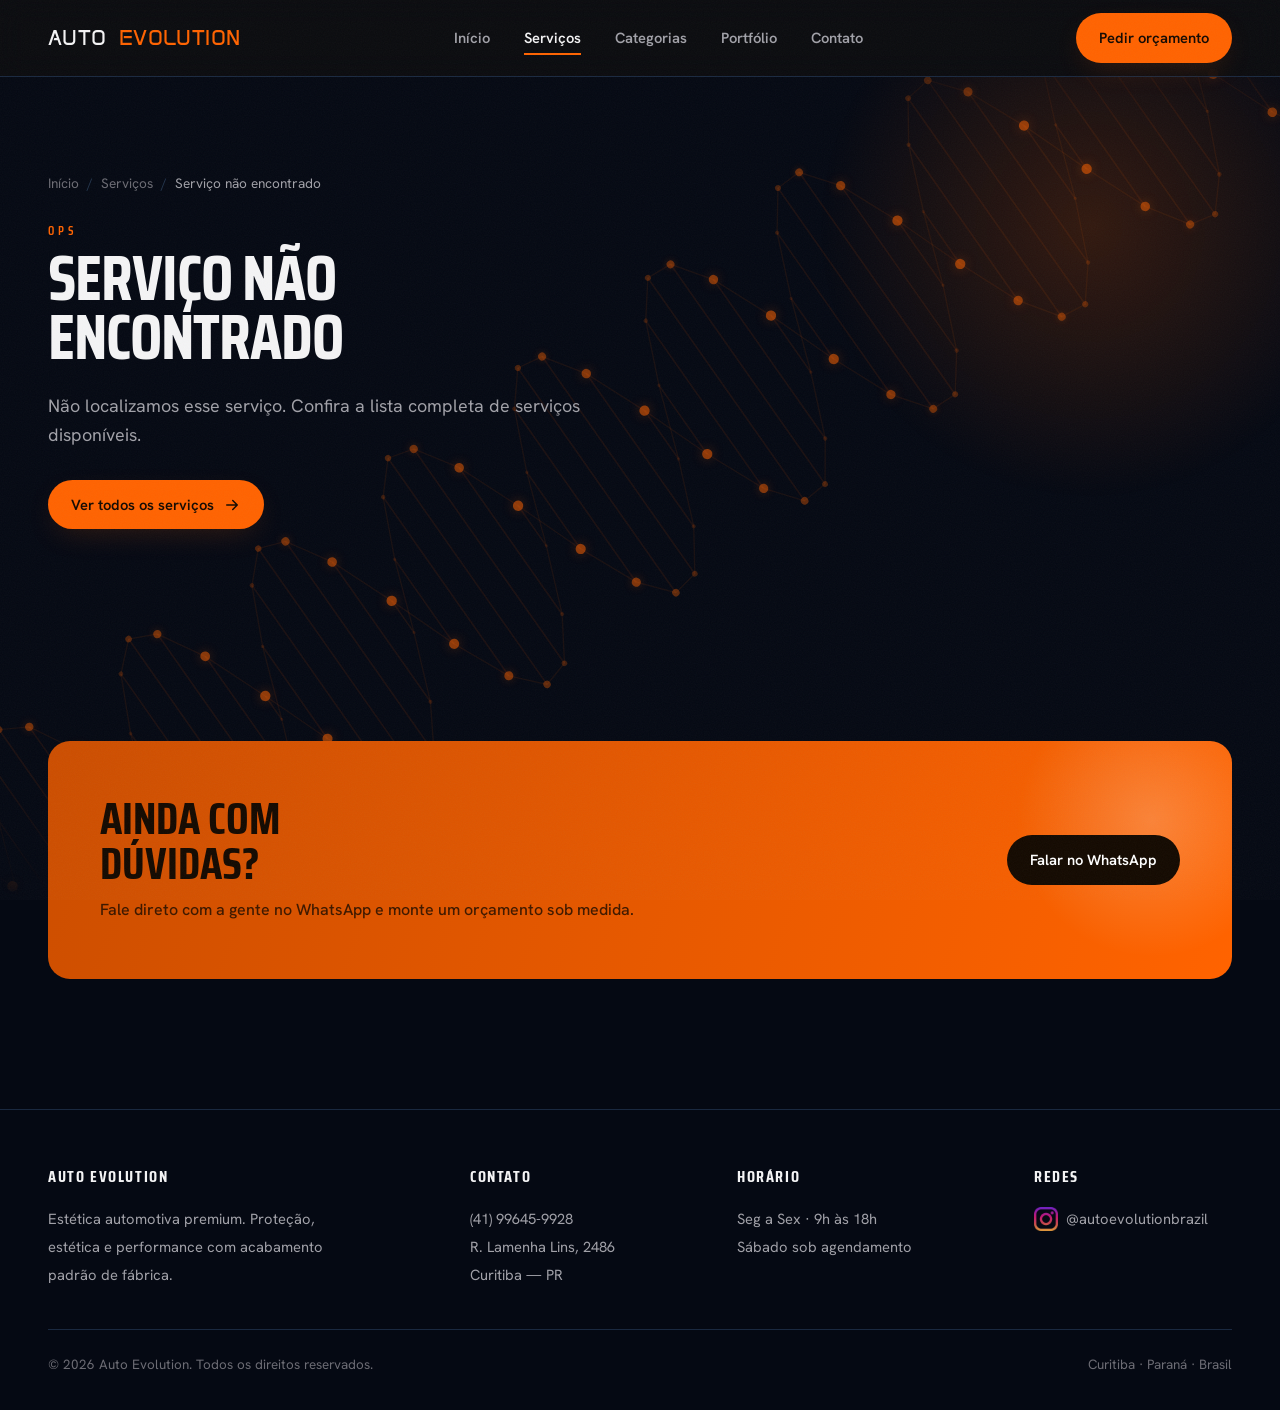
<file: servico.html>
<!DOCTYPE html>
<html lang="pt-BR">
<head>
  <meta charset="UTF-8" />
  <meta name="viewport" content="width=device-width, initial-scale=1.0" />
  <title>Serviço · Auto Evolution — Estética Automotiva Premium em Curitiba</title>
  <meta name="description" content="Detalhes do serviço de estética automotiva premium da Auto Evolution em Curitiba. Solicite informações pelo WhatsApp." />

  <!-- Fontes: Saira Condensed (display) + Hanken Grotesk (corpo) -->
  <link rel="preconnect" href="https://fonts.googleapis.com" />
  <link rel="preconnect" href="https://fonts.gstatic.com" crossorigin />
  <link href="https://fonts.googleapis.com/css2?family=Anta&family=Saira+Condensed:wght@600;700;800&family=Hanken+Grotesk:wght@400;500;600;700&display=swap" rel="stylesheet" />

  <link rel="stylesheet" href="css/services.css" />
</head>
<body>

  <!-- Fundo animado: dupla hélice de DNA (rotação controlada pelo scroll) -->
  <canvas id="dna-bg" aria-hidden="true"></canvas>

  <!-- ===================== HEADER ===================== -->
  <header class="site-header">
    <div class="container">
      <nav class="nav">
        <a class="brand" href="index.html">
          AUTO <b>EVOLUTION</b>
        </a>

        <ul class="nav-links" id="nav-links">
          <li><a href="index.html">Início</a></li>
          <li><a href="servicos.html" class="active">Serviços</a></li>
          <li><a href="servicos.html#groups">Categorias</a></li>
          <li><a href="portfolio.html">Portfólio</a></li>
          <li><a href="contato.html">Contato</a></li>
        </ul>

        <a class="btn btn-primary" href="contato.html">Pedir orçamento</a>

        <button class="nav-toggle" id="nav-toggle" aria-label="Abrir menu">
          <span></span><span></span><span></span>
        </button>
      </nav>
    </div>
  </header>

  <!-- ===================== DETALHE DO SERVIÇO ===================== -->
  <section class="hero">
    <div class="container">
      <main class="service-detail" id="service-detail">
        <!-- conteúdo inserido via JS a partir de ?id= -->
        <div class="load-error" style="border:none">
          <b>Carregando serviço…</b>
        </div>
      </main>
    </div>
  </section>

  <!-- ===================== CTA ===================== -->
  <section class="groups">
    <div class="container">
      <div class="cta-band">
        <div class="cta-inner">
          <div>
            <h2>Ainda com dúvidas?</h2>
            <p>Fale direto com a gente no WhatsApp e monte um orçamento sob medida.</p>
          </div>
          <a class="btn btn-dark" href="https://wa.me/5541996459928?text=Ol%C3%A1!%20Gostaria%20de%20um%20or%C3%A7amento." target="_blank" rel="noopener">
            Falar no WhatsApp
          </a>
        </div>
      </div>
    </div>
  </section>

  <!-- ===================== FOOTER ===================== -->
  <footer class="site-footer">
    <div class="container">
      <div class="footer-grid">
        <div class="fcol" style="max-width:300px">
          <h4>Auto Evolution</h4>
          <p>Estética automotiva premium. Proteção, estética e performance com acabamento padrão de fábrica.</p>
        </div>
        <div class="fcol">
          <h4>Contato</h4>
          <p>
            <a href="https://wa.me/5541996459928" target="_blank" rel="noopener">(41) 99645-9928</a><br>
            <a href="https://www.google.com/maps/place/Estética+Automotiva+Auto+Evolution/@-25.4571921,-49.2676411,18.25z/data=!4m6!3m5!1s0x94dce572cdcb13f7:0xaf8703b8f4135e2b!8m2!3d-25.4574621!4d-49.2673162!16s%2Fg%2F11kxccc0_k?entry=ttu&g_ep=EgoyMDI2MDYwMS4wIKXMDSoASAFQAw%3D%3D" target="_blank" rel="noopener">R. Lamenha Lins, 2486<br>
            Curitiba — PR
          </a>
          </p>
        </div>
        <div class="fcol">
          <h4>Horário</h4>
          <p>Seg a Sex · 9h às 18h<br>Sábado sob agendamento</p>
        </div>
        <div class="fcol">
          <h4>Redes</h4>
          <p id="social">
            <a href="https://instagram.com/autoevolutionbrazil" target="_blank" rel="noopener"><img src="assets/instagram.png" alt="Instagram" width="24" height="24">@autoevolutionbrazil</a><br>
          </p>
        </div>
      </div>
      <div class="footer-bottom">
        <span>© 2026 Auto Evolution. Todos os direitos reservados.</span>
        <span>Curitiba · Paraná · Brasil</span>
      </div>
    </div>
  </footer>

  <script src="js/smooth-scroll.js"></script>
  <script src="js/dna-bg.js"></script>
  <script src="js/services-data.js"></script>
  <script src="js/common.js"></script>
  <script src="js/servico.js"></script>
</body>
</html>
</file>
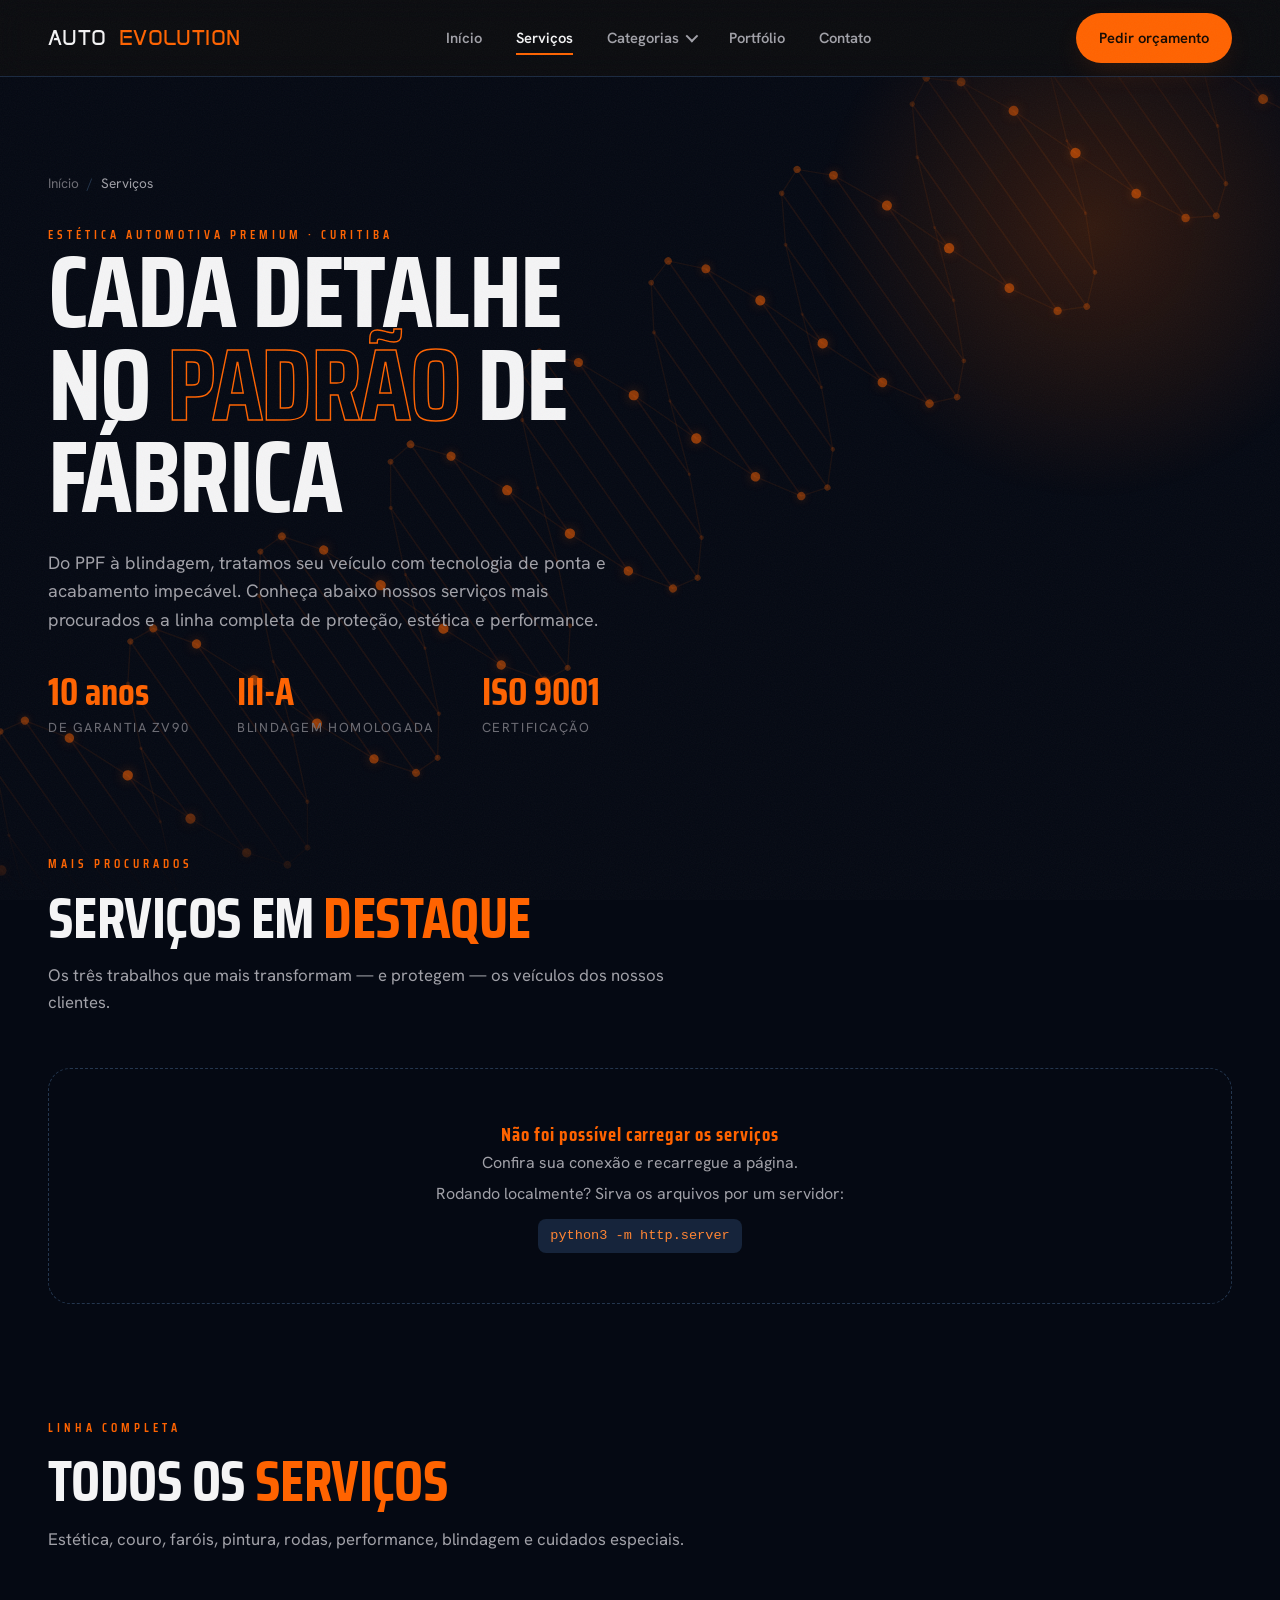
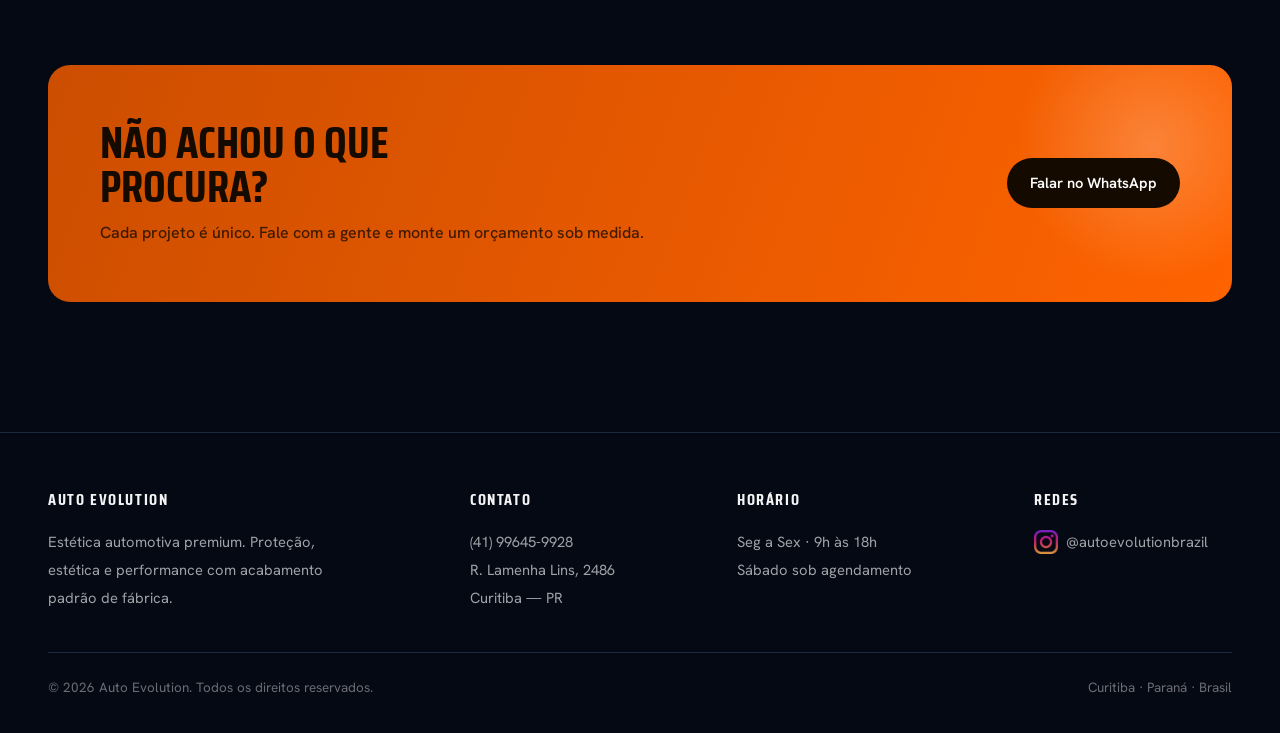
<file: servicos.html>
<!DOCTYPE html>
<html lang="pt-BR">
<head>
  <meta charset="UTF-8" />
  <meta name="viewport" content="width=device-width, initial-scale=1.0" />
  <title>Serviços · Auto Evolution — Estética Automotiva Premium em Curitiba</title>
  <meta name="description" content="PPF, insulfilm cerâmico, vitrificação, blindagem, performance e estética automotiva premium em Curitiba. Conheça os serviços da Auto Evolution." />

  <!-- Fontes: Saira Condensed (display) + Hanken Grotesk (corpo) -->
  <link rel="preconnect" href="https://fonts.googleapis.com" />
  <link rel="preconnect" href="https://fonts.gstatic.com" crossorigin />
  <link href="https://fonts.googleapis.com/css2?family=Anta&family=Saira+Condensed:wght@600;700;800&family=Hanken+Grotesk:wght@400;500;600;700&display=swap" rel="stylesheet" />

  <link rel="stylesheet" href="css/services.css" />
</head>
<body>

  <!-- Fundo animado: dupla hélice de DNA (rotação controlada pelo scroll) -->
  <canvas id="dna-bg" aria-hidden="true"></canvas>

  <!-- ===================== HEADER ===================== -->
  <header class="site-header">
    <div class="container">
      <nav class="nav">
        <a class="brand" href="index.html">
          AUTO <b>EVOLUTION</b>
        </a>

        <ul class="nav-links" id="nav-links">
          <li><a href="index.html">Início</a></li>
          <li><a href="servicos.html" class="active">Serviços</a></li>
          <li class="dropdown">
            <a class="drop-toggle" href="#groups">Categorias <i class="chev"></i></a>
            <div class="drop-menu" id="drop-menu">
              <!-- preenchido via JS a partir do JSON -->
            </div>
          </li>
          <li><a href="portfolio.html">Portfólio</a></li>
          <li><a href="contato.html">Contato</a></li>
        </ul>

        <a class="btn btn-primary" href="contato.html">Pedir orçamento</a>

        <button class="nav-toggle" id="nav-toggle" aria-label="Abrir menu">
          <span></span><span></span><span></span>
        </button>
      </nav>
    </div>
  </header>

  <!-- ===================== HERO ===================== -->
  <section class="hero">
    <div class="container">
      <nav class="breadcrumb">
        <a href="index.html">Início</a>
        <span class="sep">/</span>
        <span class="here">Serviços</span>
      </nav>
      <span class="eyebrow">Estética automotiva premium · Curitiba</span>
      <h1>Cada detalhe<br>no <span class="stroke">padrão</span> de fábrica</h1>
      <p>
        Do PPF à blindagem, tratamos seu veículo com tecnologia de ponta e acabamento
        impecável. Conheça abaixo nossos serviços mais procurados e a linha completa
        de proteção, estética e performance.
      </p>
      <div class="hero-meta">
        <div class="stat"><div class="num">10 anos</div><div class="label">de garantia ZV90</div></div>
        <div class="stat"><div class="num">III-A</div><div class="label">blindagem homologada</div></div>
        <div class="stat"><div class="num">ISO 9001</div><div class="label">certificação</div></div>
      </div>
    </div>
  </section>

  <!-- ===================== TOP 3 ===================== -->
  <section class="featured" id="featured">
    <div class="container">
      <div class="section-head">
        <span class="eyebrow">Mais procurados</span>
        <h2>Serviços em <span class="accent">destaque</span></h2>
        <p>Os três trabalhos que mais transformam — e protegem — os veículos dos nossos clientes.</p>
      </div>
      <div class="featured-grid" id="featured-grid">
        <!-- cards inseridos via JS (async) -->
      </div>
    </div>
  </section>

  <!-- ===================== DEMAIS SERVIÇOS ===================== -->
  <section class="groups" id="groups">
    <div class="container">
      <div class="section-head">
        <span class="eyebrow">Linha completa</span>
        <h2>Todos os <span class="accent">serviços</span></h2>
        <p>Estética, couro, faróis, pintura, rodas, performance, blindagem e cuidados especiais.</p>
      </div>
      <div class="groups-grid" id="groups-grid">
        <!-- cards inseridos via JS (async) -->
      </div>

      <!-- CTA -->
      <div class="cta-band">
        <div class="cta-inner">
          <div>
            <h2>Não achou o que procura?</h2>
            <p>Cada projeto é único. Fale com a gente e monte um orçamento sob medida.</p>
          </div>
          <a class="btn btn-dark" href="https://wa.me/5541996459928?text=Ol%C3%A1!%20Gostaria%20de%20um%20or%C3%A7amento." target="_blank" rel="noopener">
            Falar no WhatsApp
          </a>
        </div>
      </div>
    </div>
  </section>

  <!-- ===================== FOOTER ===================== -->
  <footer class="site-footer">
    <div class="container">
      <div class="footer-grid">
        <div class="fcol" style="max-width:300px">
          <h4>Auto Evolution</h4>
          <p>Estética automotiva premium. Proteção, estética e performance com acabamento padrão de fábrica.</p>
        </div>
        <div class="fcol">
          <h4>Contato</h4>
          <p>
            <a href="https://wa.me/5541996459928" target="_blank" rel="noopener">(41) 99645-9928</a><br>
            <a href="https://www.google.com/maps/place/Estética+Automotiva+Auto+Evolution/@-25.4571921,-49.2676411,18.25z/data=!4m6!3m5!1s0x94dce572cdcb13f7:0xaf8703b8f4135e2b!8m2!3d-25.4574621!4d-49.2673162!16s%2Fg%2F11kxccc0_k?entry=ttu&g_ep=EgoyMDI2MDYwMS4wIKXMDSoASAFQAw%3D%3D" target="_blank" rel="noopener">R. Lamenha Lins, 2486<br>
            Curitiba — PR
          </a>
          </p>
        </div>
        <div class="fcol">
          <h4>Horário</h4>
          <p>Seg a Sex · 9h às 18h<br>Sábado sob agendamento</p>
        </div>
        <div class="fcol">
          <h4>Redes</h4>
          <p id="social">
            <a href="https://instagram.com/autoevolutionbrazil" target="_blank" rel="noopener"><img src="assets/instagram.png" alt="Instagram" width="24" height="24">@autoevolutionbrazil</a><br>
          </p>
        </div>
      </div>
      <div class="footer-bottom">
        <span>© 2026 Auto Evolution. Todos os direitos reservados.</span>
        <span>Curitiba · Paraná · Brasil</span>
      </div>
    </div>
  </footer>

  <script src="js/smooth-scroll.js"></script>
  <script src="js/dna-bg.js"></script>
  <script src="js/services-data.js"></script>
  <script src="js/services.js"></script>
</body>
</html>
</file>
<file: css/services.css>
/* ============================================================
   AUTO EVOLUTION — Estética Automotiva
   Página de Serviços · estilos
   Paleta: laranja (protagonista) + grafite/preto + cinza/branco
   ============================================================ */

:root {
  --bg: #050913;
  --bg-2: #0A1222;

  --surface: #0F1A2D;
  --surface-2: #16243B;

  --border: #24364E;
  --border-soft: #1A2940;

  --orange:       #ff6300;
  --orange-bright:#ff8534;
  --orange-deep:  #cc4e00;
  --orange-glow:  rgba(255, 99, 0, 0.18);

  --white:        #f4f4f5;
  --grey:         #a1a1a8;
  --grey-dim:     #6c6c74;

  --maxw: 1240px;
  --radius: 14px;
  --radius-lg: 22px;

  --font-display: "Saira Condensed", "Arial Narrow", sans-serif;
  --font-body: "Hanken Grotesk", system-ui, sans-serif;
  --font-brand: "Anta", "Saira Condensed", sans-serif;

  --ease: cubic-bezier(0.22, 1, 0.36, 1);
}

* { margin: 0; padding: 0; box-sizing: border-box; }

html { scroll-behavior: smooth; }

body {
  background: var(--bg);
  color: var(--white);
  font-family: var(--font-body);
  font-size: 16px;
  line-height: 1.6;
  -webkit-font-smoothing: antialiased;
  overflow-x: hidden;
  position: relative;
}

/* grão sutil sobre tudo */
body::before {
  content: "";
  position: fixed;
  inset: 0;
  pointer-events: none;
  z-index: 9999;
  opacity: 0.04;
  background-image: url("data:image/svg+xml,%3Csvg xmlns='http://www.w3.org/2000/svg' width='120' height='120'%3E%3Cfilter id='n'%3E%3CfeTurbulence type='fractalNoise' baseFrequency='0.85' numOctaves='3'/%3E%3C/filter%3E%3Crect width='100%25' height='100%25' filter='url(%23n)'/%3E%3C/svg%3E");
}

#social {
  display: flex;
  flex-direction: row;
  gap: 24px;
  flex-wrap: wrap;
}

#social a {
  display: flex;
  align-items: center;
  gap: 8px;
  white-space: nowrap;
}
/* ============================================================
   FUNDO ANIMADO DE DNA (canvas fixo, atrás de tudo)
   ============================================================ */
#dna-bg {
  position: fixed;
  inset: 0;
  z-index: 0;
  pointer-events: none;
  /* mascara as bordas para a hélice "sumir" suavemente no topo/base */
  -webkit-mask-image: linear-gradient(180deg, transparent 0%, #000 14%, #000 86%, transparent 100%);
          mask-image: linear-gradient(180deg, transparent 0%, #000 14%, #000 86%, transparent 100%);
}

/* todo o conteúdo fica acima do canvas do DNA */
.site-header,
.hero,
.featured,
.groups,
.site-footer {
  position: relative;
  z-index: 1;
}
.site-header { z-index: 1000; }

a { color: inherit; text-decoration: none; }
ul { list-style: none; }
img { max-width: 100%; display: block; }

.container {
  width: 100%;
  max-width: var(--maxw);
  margin: 0 auto;
  padding: 0 28px;
}

.eyebrow {
  font-family: var(--font-display);
  text-transform: uppercase;
  letter-spacing: 0.32em;
  font-size: 0.78rem;
  font-weight: 600;
  color: var(--orange);
}

.section-head { margin-bottom: 52px; max-width: 640px; }
.section-head h2 {
  font-family: var(--font-display);
  font-weight: 700;
  font-size: clamp(2.2rem, 5vw, 3.6rem);
  line-height: 0.98;
  text-transform: uppercase;
  letter-spacing: -0.01em;
  margin: 14px 0 16px;
}
.section-head p { color: var(--grey); font-size: 1.05rem; }
.section-head .accent { color: var(--orange); }

/* ============================================================
   HEADER / NAV
   ============================================================ */
.site-header {
  position: sticky;
  top: 0;
  z-index: 1000;
  background: rgba(13, 13, 15, 0.78);
  backdrop-filter: blur(14px);
  border-bottom: 1px solid var(--border-soft);
}
.nav {
  display: flex;
  align-items: center;
  justify-content: space-between;
  height: 76px;
}
.brand {
  display: flex;
  align-items: center;
  gap: 12px;
  font-family: var(--font-brand);
  font-weight: 400;
  text-transform: uppercase;
  letter-spacing: 0.02em;
  font-size: 1.3rem;
  line-height: 1;
}
.brand .mark {
  width: 34px; height: 34px;
  display: grid; place-items: center;
  background: var(--orange);
  color: #111;
  font-weight: 400;
  border-radius: 8px;
  transform: skewX(-8deg);
}
.brand .mark span { transform: skewX(8deg); }
.brand b { color: var(--orange); font-weight: 400; }

.nav-links {
  display: flex;
  align-items: center;
  gap: 34px;
}
.nav-links > li > a {
  font-size: 0.92rem;
  font-weight: 600;
  color: var(--grey);
  transition: color 0.2s var(--ease);
  position: relative;
  padding: 6px 0;
}
.nav-links > li > a:hover,
.nav-links > li > a.active { color: var(--white); }
.nav-links > li > a.active::after {
  content: "";
  position: absolute;
  left: 0; bottom: -2px;
  width: 100%; height: 2px;
  background: var(--orange);
}

/* dropdown */
.dropdown { position: relative; }
.dropdown > .drop-toggle {
  display: inline-flex;
  align-items: center;
  gap: 7px;
  cursor: pointer;
}
.dropdown > .drop-toggle .chev {
  width: 9px; height: 9px;
  border-right: 2px solid currentColor;
  border-bottom: 2px solid currentColor;
  transform: rotate(45deg) translateY(-2px);
  transition: transform 0.25s var(--ease);
}
.dropdown:hover > .drop-toggle .chev { transform: rotate(225deg) translateY(-1px); }

.drop-menu {
  position: absolute;
  top: calc(100% + 14px);
  left: 50%;
  transform: translateX(-50%) translateY(10px);
  min-width: 290px;
  background: var(--surface);
  border: 1px solid var(--border);
  border-radius: var(--radius);
  padding: 10px;
  opacity: 0;
  visibility: hidden;
  transition: opacity 0.22s var(--ease), transform 0.22s var(--ease);
  box-shadow: 0 24px 60px rgba(0,0,0,0.55);
}
.dropdown:hover .drop-menu {
  opacity: 1; visibility: visible;
  transform: translateX(-50%) translateY(0);
}
.drop-menu::before {
  content: "";
  position: absolute;
  top: -16px; left: 0; right: 0; height: 16px;
}
.drop-menu a {
  display: flex;
  align-items: center;
  gap: 10px;
  padding: 11px 14px;
  border-radius: 9px;
  font-size: 0.9rem;
  font-weight: 500;
  color: var(--grey);
  transition: background 0.18s, color 0.18s;
}
.drop-menu a:hover { background: var(--surface-2); color: var(--white); }
.drop-menu a .dot {
  width: 6px; height: 6px; border-radius: 50%;
  background: var(--orange); flex: none;
}

.btn {
  display: inline-flex;
  align-items: center;
  gap: 9px;
  font-family: var(--font-body);
  font-weight: 600;
  font-size: 0.92rem;
  padding: 12px 22px;
  border-radius: 999px;
  border: 1px solid transparent;
  cursor: pointer;
  transition: transform 0.2s var(--ease), background 0.2s, box-shadow 0.2s;
}
.btn-primary {
  background: var(--orange);
  color: #140a00;
  box-shadow: 0 10px 30px -8px var(--orange-glow);
}
.btn-primary:hover {
  background: var(--orange-bright);
  transform: translateY(-2px);
  box-shadow: 0 16px 40px -10px rgba(255,99,0,0.45);
}
.btn-ghost {
  background: transparent;
  border-color: var(--border);
  color: var(--white);
}
.btn-ghost:hover { border-color: var(--orange); color: var(--orange); }

.nav-toggle {
  display: none;
  flex-direction: column;
  gap: 5px;
  background: none; border: none; cursor: pointer; padding: 8px;
}
.nav-toggle span { width: 24px; height: 2px; background: var(--white); transition: 0.25s; }

/* ============================================================
   HERO
   ============================================================ */
.hero {
  position: relative;
  padding: 96px 0 72px;
  overflow: hidden;
}
.hero::after {
  content: "";
  position: absolute;
  top: -160px; right: -120px;
  width: 620px; height: 620px;
  background: radial-gradient(circle, var(--orange-glow) 0%, transparent 62%);
  pointer-events: none;
}
.hero .container { position: relative; z-index: 2; }
.breadcrumb {
  font-size: 0.85rem;
  color: var(--grey-dim);
  margin-bottom: 26px;
  display: flex; gap: 8px; align-items: center;
}
.breadcrumb a:hover { color: var(--orange); }
.breadcrumb .sep { color: var(--border); }
.breadcrumb .here { color: var(--grey); }

.hero h1 {
  font-family: var(--font-display);
  font-weight: 700;
  text-transform: uppercase;
  font-size: clamp(3rem, 9vw, 6.4rem);
  line-height: 0.9;
  letter-spacing: -0.015em;
  max-width: 14ch;
}
.hero h1 .stroke {
  color: transparent;
  -webkit-text-stroke: 1.4px var(--orange);
}
.hero p {
  margin-top: 26px;
  max-width: 56ch;
  color: var(--grey);
  font-size: 1.12rem;
}
.hero-meta {
  margin-top: 38px;
  display: flex;
  flex-wrap: wrap;
  gap: 30px 48px;
}
.hero-meta .stat .num {
  font-family: var(--font-display);
  font-weight: 700;
  font-size: 2.4rem;
  color: var(--orange);
  line-height: 1;
}
.hero-meta .stat .label {
  font-size: 0.82rem;
  color: var(--grey-dim);
  text-transform: uppercase;
  letter-spacing: 0.12em;
  margin-top: 6px;
}

/* ============================================================
   FEATURED (TOP 3)
   ============================================================ */
.featured { padding: 40px 0 30px; }
.featured-grid {
  display: grid;
  grid-template-columns: repeat(3, 1fr);
  gap: 22px;
}
.feat-card {
  position: relative;
  background: linear-gradient(180deg, var(--surface) 0%, var(--bg-2) 100%);
  border: 1px solid var(--border-soft);
  border-radius: var(--radius-lg);
  padding: 34px 30px 30px;
  overflow: hidden;
  transition: transform 0.35s var(--ease), border-color 0.35s;
  display: flex;
  flex-direction: column;
}
.feat-card::before {
  content: "";
  position: absolute;
  inset: 0;
  background: radial-gradient(circle at 80% -10%, var(--orange-glow), transparent 55%);
  opacity: 0;
  transition: opacity 0.4s var(--ease);
}
.feat-card:hover {
  transform: translateY(-6px);
  border-color: rgba(255,99,0,0.4);
}
.feat-card:hover::before { opacity: 1; }
.feat-card .fc-num {
  font-family: var(--font-display);
  font-weight: 700;
  font-size: 3.4rem;
  line-height: 1;
  color: transparent;
  -webkit-text-stroke: 1.4px var(--border);
  transition: -webkit-text-stroke 0.35s;
}
.feat-card:hover .fc-num { -webkit-text-stroke: 1.4px var(--orange); }
.feat-card .fc-tagline {
  margin-top: 18px;
  font-size: 0.76rem;
  text-transform: uppercase;
  letter-spacing: 0.16em;
  color: var(--orange);
  font-weight: 600;
}
.feat-card h3 {
  font-family: var(--font-display);
  font-weight: 700;
  font-size: 1.7rem;
  text-transform: uppercase;
  line-height: 1.02;
  margin: 8px 0 14px;
}
.feat-card .fc-desc { color: var(--grey); font-size: 0.96rem; }
.feat-card .fc-highlights {
  margin: 20px 0 24px;
  display: flex; flex-direction: column; gap: 10px;
}
.feat-card .fc-highlights li {
  display: flex; gap: 11px; align-items: flex-start;
  font-size: 0.9rem; color: var(--white);
}
.feat-card .fc-highlights li::before {
  content: "";
  flex: none;
  width: 16px; height: 16px;
  margin-top: 3px;
  background: var(--orange);
  -webkit-mask: url("data:image/svg+xml,%3Csvg xmlns='http://www.w3.org/2000/svg' viewBox='0 0 24 24'%3E%3Cpath fill='black' d='M9 16.2 4.8 12l-1.4 1.4L9 19 21 7l-1.4-1.4z'/%3E%3C/svg%3E") center/contain no-repeat;
          mask: url("data:image/svg+xml,%3Csvg xmlns='http://www.w3.org/2000/svg' viewBox='0 0 24 24'%3E%3Cpath fill='black' d='M9 16.2 4.8 12l-1.4 1.4L9 19 21 7l-1.4-1.4z'/%3E%3C/svg%3E") center/contain no-repeat;
}
.feat-card .fc-cta {
  margin-top: auto;
  display: inline-flex;
  align-items: center;
  gap: 9px;
  font-weight: 600;
  font-size: 0.92rem;
  color: var(--orange);
  transition: gap 0.25s var(--ease);
}
.feat-card .fc-cta:hover { gap: 15px; }
.feat-card .fc-cta .arr { transition: transform 0.25s var(--ease); }

/* ============================================================
   GROUPS (demais serviços)
   ============================================================ */
.groups { padding: 80px 0 40px; scroll-margin-top: 90px; }
.groups-grid {
  display: grid;
  grid-template-columns: repeat(2, 1fr);
  gap: 20px;
}
.grp-card {
  background: var(--surface);
  border: 1px solid var(--border-soft);
  border-radius: var(--radius-lg);
  padding: 32px 30px;
  scroll-margin-top: 100px; /* evita que o header fixo (76px) cubra o título ao rolar até a âncora */
  transition: border-color 0.3s, background 0.3s, transform 0.3s var(--ease);
}
.grp-card:hover {
  border-color: rgba(255,99,0,0.35);
  background: var(--surface-2);
  transform: translateY(-4px);
}
.grp-head {
  display: flex;
  align-items: center;
  gap: 16px;
  margin-bottom: 18px;
}
.grp-icon {
  flex: none;
  width: 50px; height: 50px;
  border-radius: 13px;
  display: grid; place-items: center;
  background: rgba(255,99,0,0.1);
  border: 1px solid rgba(255,99,0,0.25);
}
.grp-icon svg { width: 24px; height: 24px; stroke: var(--orange); }
.grp-head h3 {
  font-family: var(--font-display);
  font-weight: 700;
  font-size: 1.5rem;
  text-transform: uppercase;
  line-height: 1;
}
.grp-card .grp-desc { color: var(--grey); font-size: 0.95rem; margin-bottom: 20px; }
.grp-items { display: flex; flex-direction: column; gap: 0; }
.grp-items li {
  display: flex; gap: 12px; align-items: flex-start;
  font-size: 0.92rem;
  color: var(--white);
  padding: 11px 0;
  border-top: 1px solid var(--border-soft);
}
.grp-items li:first-child { border-top: none; }
.grp-items li .tick { color: var(--orange); flex: none; font-weight: 700; }

/* CTA "Ver serviço" nos cards da listagem */
.fc-cta.grp-cta { margin-top: 22px; }

/* ============================================================
   PÁGINA INDIVIDUAL DE SERVIÇO (servico.html)
   ============================================================ */
.service-detail { max-width: 860px; }

.service-detail .breadcrumb { margin-bottom: 26px; }

.detail-head {
  display: flex;
  align-items: center;
  gap: 20px;
  margin-bottom: 22px;
}
.detail-icon {
  flex: none;
  width: 64px; height: 64px;
  border-radius: 16px;
  display: grid; place-items: center;
  background: rgba(255,99,0,0.1);
  border: 1px solid rgba(255,99,0,0.25);
}
.detail-icon svg { width: 32px; height: 32px; stroke: var(--orange); }
.detail-head .eyebrow { display: block; margin-bottom: 8px; }
.detail-head h1 {
  font-family: var(--font-display);
  font-weight: 700;
  text-transform: uppercase;
  font-size: clamp(2.2rem, 6vw, 4rem);
  line-height: 0.92;
  letter-spacing: -0.015em;
}

.detail-lead {
  color: var(--grey);
  font-size: 1.12rem;
  max-width: 60ch;
  margin-bottom: 12px;
}

/* mini-seções: Serviços e Características */
.detail-section {
  margin-top: 38px;
  padding-top: 26px;
  border-top: 1px solid var(--border-soft);
}
.detail-section-title {
  display: flex;
  align-items: center;
  gap: 12px;
  font-family: var(--font-display);
  font-weight: 700;
  text-transform: uppercase;
  letter-spacing: 0.04em;
  font-size: 1.5rem;
  margin-bottom: 18px;
}
.detail-section-title::before {
  content: "";
  width: 4px;
  height: 1.1em;
  background: var(--orange);
  border-radius: 2px;
}

/* lista de highlights (serviços em destaque) */
.detail-highlights { margin: 24px 0 32px; }

/* lista de itens/peças com botão por linha (categorias) */
.detail-items {
  margin: 28px 0 8px;
  display: flex;
  flex-direction: column;
  gap: 0;
}
.detail-item {
  display: flex;
  align-items: center;
  gap: 14px;
  padding: 18px 0;
  border-top: 1px solid var(--border-soft);
  flex-wrap: wrap;
}
.detail-item:first-child { border-top: none; }
.detail-item .tick { color: var(--orange); flex: none; font-weight: 700; }
.detail-item .di-text {
  flex: 1 1 240px;
  font-size: 1rem;
  color: var(--white);
}
.detail-item .di-btn { flex: none; }

.detail-cta { margin-top: 30px; }

@media (max-width: 560px) {
  .detail-head { gap: 16px; }
  .detail-icon { width: 52px; height: 52px; }
  .detail-icon svg { width: 26px; height: 26px; }
  .detail-item .di-btn { width: 100%; justify-content: center; }
}

/* ============================================================
   CTA BAND
   ============================================================ */
.cta-band {
  margin: 60px 0 0;
  position: relative;
  overflow: hidden;
}
.cta-inner {
  background: linear-gradient(110deg, var(--orange-deep), var(--orange));
  border-radius: var(--radius-lg);
  padding: 56px 52px;
  display: flex;
  align-items: center;
  justify-content: space-between;
  gap: 32px;
  flex-wrap: wrap;
  position: relative;
  overflow: hidden;
}
.cta-inner::after {
  content: "";
  position: absolute;
  right: -80px; top: -80px;
  width: 320px; height: 320px;
  background: radial-gradient(circle, rgba(255,255,255,0.22), transparent 60%);
  pointer-events: none;
}
.cta-inner > * { position: relative; z-index: 1; }
.cta-inner h2 {
  font-family: var(--font-display);
  font-weight: 700;
  text-transform: uppercase;
  font-size: clamp(1.9rem, 4vw, 2.8rem);
  line-height: 1;
  color: #140a00;
  max-width: 16ch;
  position: relative;
}
.cta-inner p { color: rgba(20,10,0,0.78); margin-top: 10px; font-weight: 500; position: relative; }
.cta-inner .btn-dark {
  background: #140a00;
  color: #fff;
  position: relative;
}
.cta-inner .btn-dark:hover { background: #000; transform: translateY(-2px); }

/* ============================================================
   FOOTER
   ============================================================ */
.site-footer {
  margin-top: 90px;
  border-top: 1px solid var(--border-soft);
  padding: 54px 0 34px;
  color: var(--grey);
}
.footer-grid {
  display: flex;
  justify-content: space-between;
  flex-wrap: wrap;
  gap: 36px;
  margin-bottom: 40px;
}
.footer-grid .fcol h4 {
  font-family: var(--font-display);
  text-transform: uppercase;
  letter-spacing: 0.1em;
  font-size: 1rem;
  color: var(--white);
  margin-bottom: 16px;
}
.footer-grid .fcol p, .footer-grid .fcol a { font-size: 0.92rem; line-height: 1.9; }
.footer-grid .fcol a:hover { color: var(--orange); }
.footer-bottom {
  display: flex;
  justify-content: space-between;
  align-items: center;
  flex-wrap: wrap;
  gap: 12px;
  padding-top: 24px;
  border-top: 1px solid var(--border-soft);
  font-size: 0.84rem;
  color: var(--grey-dim);
}

/* ============================================================
   LOADING / ERROR (async states)
   ============================================================ */
.skeleton {
  background: linear-gradient(100deg, var(--surface) 30%, var(--surface-2) 50%, var(--surface) 70%);
  background-size: 200% 100%;
  animation: shimmer 1.3s infinite linear;
  border-radius: var(--radius-lg);
}
@keyframes shimmer { to { background-position: -200% 0; } }
.sk-feat { height: 340px; }
.sk-grp { height: 260px; }

.load-error {
  grid-column: 1 / -1;
  text-align: center;
  padding: 50px 20px;
  border: 1px dashed var(--border);
  border-radius: var(--radius-lg);
  color: var(--grey);
}
.load-error b { color: var(--orange); font-family: var(--font-display); font-size: 1.2rem; letter-spacing: 0.05em; }
.load-error code {
  display: inline-block;
  margin-top: 12px;
  background: var(--surface-2);
  padding: 6px 12px;
  border-radius: 8px;
  color: var(--orange-bright);
  font-size: 0.85rem;
}

/* entrada animada */
.reveal {
  opacity: 0;
  transform: translateY(24px);
}
.reveal.in {
  opacity: 1;
  transform: none;
  transition: opacity 0.6s var(--ease), transform 0.6s var(--ease);
}

/* ============================================================
   RESPONSIVO
   ============================================================ */
@media (max-width: 940px) {
  .featured-grid { grid-template-columns: 1fr; }
  .groups-grid { grid-template-columns: 1fr; }
  .nav-links {
    position: fixed;
    inset: 76px 0 auto 0;
    flex-direction: column;
    align-items: flex-start;
    gap: 4px;
    background: var(--bg-2);
    border-bottom: 1px solid var(--border);
    padding: 18px 28px 26px;
    transform: translateY(-130%);
    transition: transform 0.35s var(--ease);
  }
  .nav-links.open { transform: translateY(0); }
  .nav-links > li { width: 100%; }
  .nav-links > li > a { display: block; padding: 12px 0; font-size: 1.05rem; }
  .drop-menu {
    position: static;
    transform: none;
    opacity: 1; visibility: visible;
    box-shadow: none;
    border: none;
    background: transparent;
    padding: 4px 0 8px 14px;
    min-width: 0;
  }
  .dropdown:hover .drop-menu { transform: none; }
  .nav-toggle { display: flex; }
  .nav .btn-primary { display: none; }
  .cta-inner { flex-direction: column; align-items: flex-start; }
}
@media (max-width: 560px) {
  .container { padding: 0 20px; }
  .hero { padding: 64px 0 48px; }
  .hero-meta { gap: 24px 32px; }
  .feat-card, .grp-card { padding: 26px 22px; }
}

/* ============================================================
   PÁGINAS EXTRAS — HOME, PORTFÓLIO, CONTATO
   ============================================================ */

.home-hero,
.home-highlights,
.home-about,
.home-cta-wrap,
.portfolio,
.contact { position: relative; z-index: 1; }

/* -------- HOME · HERO -------- */
.home-hero {
  padding: 120px 0 90px;
  overflow: hidden;
}
.home-hero::after {
  content: "";
  position: absolute;
  top: -200px; right: -160px;
  width: 720px; height: 720px;
  background: radial-gradient(circle, var(--orange-glow) 0%, transparent 62%);
  pointer-events: none;
}
.home-hero .container { position: relative; z-index: 2; }
.home-hero h1 {
  font-family: var(--font-display);
  font-weight: 800;
  text-transform: uppercase;
  font-size: clamp(3rem, 9.5vw, 7rem);
  line-height: 0.88;
  letter-spacing: -0.02em;
  max-width: 14ch;
  margin-top: 18px;
}
.home-hero h1 .stroke {
  color: transparent;
  -webkit-text-stroke: 1.4px var(--orange);
}
.home-hero h1 .accent { color: var(--orange); }
.home-hero p {
  margin-top: 28px;
  max-width: 58ch;
  color: var(--grey);
  font-size: 1.16rem;
}
.hero-actions {
  display: flex;
  flex-wrap: wrap;
  gap: 14px;
  margin-top: 40px;
}

/* -------- HOME · DESTAQUES (cards de serviços) -------- */
.home-highlights { padding: 30px 0 40px; }
.hl-grid {
  display: grid;
  grid-template-columns: repeat(3, 1fr);
  gap: 22px;
}
.hl-card {
  position: relative;
  background: linear-gradient(180deg, var(--surface) 0%, var(--bg-2) 100%);
  border: 1px solid var(--border-soft);
  border-radius: var(--radius-lg);
  padding: 34px 30px;
  overflow: hidden;
  transition: transform 0.35s var(--ease), border-color 0.35s;
  display: flex;
  flex-direction: column;
  gap: 12px;
}
.hl-card::before {
  content: "";
  position: absolute;
  inset: 0;
  background: radial-gradient(circle at 80% -10%, var(--orange-glow), transparent 55%);
  opacity: 0;
  transition: opacity 0.4s var(--ease);
}
.hl-card:hover {
  transform: translateY(-6px);
  border-color: rgba(255,99,0,0.4);
}
.hl-card:hover::before { opacity: 1; }
.hl-card .hl-icon {
  width: 54px; height: 54px;
  border-radius: 14px;
  display: grid; place-items: center;
  background: rgba(255,99,0,0.1);
  border: 1px solid rgba(255,99,0,0.25);
}
.hl-card .hl-icon svg { width: 26px; height: 26px; stroke: var(--orange); }
.hl-card h3 {
  font-family: var(--font-display);
  font-weight: 700;
  font-size: 1.55rem;
  text-transform: uppercase;
  line-height: 1.02;
  margin-top: 4px;
}
.hl-card p { color: var(--grey); font-size: 0.96rem; flex: 1; }
.hl-card .hl-link {
  margin-top: 8px;
  display: inline-flex;
  align-items: center;
  gap: 9px;
  font-weight: 600;
  font-size: 0.92rem;
  color: var(--orange);
  transition: gap 0.25s var(--ease);
}
.hl-card .hl-link:hover { gap: 15px; }

/* -------- HOME · SOBRE -------- */
.home-about {
  padding: 90px 0 50px;
  scroll-margin-top: 90px;
}
.about-grid {
  display: grid;
  grid-template-columns: 1.05fr 0.95fr;
  gap: 60px;
  align-items: center;
}
.about-text .eyebrow { display: inline-block; }
.about-text h2 {
  font-family: var(--font-display);
  font-weight: 700;
  font-size: clamp(2.2rem, 5vw, 3.4rem);
  line-height: 0.98;
  text-transform: uppercase;
  letter-spacing: -0.01em;
  margin: 14px 0 22px;
}
.about-text h2 .accent { color: var(--orange); }
.about-text p {
  color: var(--grey);
  font-size: 1.05rem;
  margin-bottom: 16px;
}
.about-stats {
  display: grid;
  grid-template-columns: repeat(2, 1fr);
  gap: 18px;
}
.ab-stat {
  background: var(--surface);
  border: 1px solid var(--border-soft);
  border-radius: var(--radius);
  padding: 26px 24px;
  transition: border-color 0.3s, transform 0.3s var(--ease);
}
.ab-stat:hover {
  border-color: rgba(255,99,0,0.4);
  transform: translateY(-4px);
}
.ab-stat .num {
  font-family: var(--font-display);
  font-weight: 700;
  font-size: 2.6rem;
  color: var(--orange);
  line-height: 1;
}
.ab-stat .label {
  margin-top: 8px;
  font-size: 0.82rem;
  color: var(--grey);
  text-transform: uppercase;
  letter-spacing: 0.12em;
}

.home-cta-wrap { padding: 30px 0 0; }

/* -------- PORTFÓLIO -------- */
.portfolio { padding: 30px 0 30px; }
.filter-bar {
  display: flex;
  flex-wrap: wrap;
  gap: 10px;
  margin-bottom: 36px;
}
.filter-chip {
  font-family: var(--font-body);
  font-weight: 600;
  font-size: 0.86rem;
  padding: 9px 18px;
  border-radius: 999px;
  border: 1px solid var(--border);
  background: transparent;
  color: var(--grey);
  cursor: pointer;
  transition: color 0.2s, background 0.2s, border-color 0.2s;
}
.filter-chip:hover { color: var(--white); border-color: var(--orange); }
.filter-chip.active {
  background: var(--orange);
  border-color: var(--orange);
  color: #140a00;
}

.portfolio-grid {
  display: grid;
  grid-template-columns: repeat(3, 1fr);
  gap: 22px;
}
.proj-card {
  position: relative;
  background: var(--surface);
  border: 1px solid var(--border-soft);
  border-radius: var(--radius-lg);
  overflow: hidden;
  transition: transform 0.35s var(--ease), border-color 0.35s;
  display: flex;
  flex-direction: column;
}
.proj-card:hover {
  transform: translateY(-6px);
  border-color: rgba(255,99,0,0.4);
}
.proj-card.hide { display: none; }
.proj-img {
  position: relative;
  aspect-ratio: 4 / 3;
  overflow: hidden;
  display: grid;
  place-items: center;
  color: rgba(244,244,245,0.92);
  font-family: var(--font-display);
  font-weight: 700;
  text-transform: uppercase;
  letter-spacing: 0.06em;
  font-size: 1.3rem;
  text-align: center;
  padding: 24px;
}
.proj-img::after {
  content: "";
  position: absolute;
  inset: 0;
  background: linear-gradient(180deg, transparent 35%, rgba(13,13,15,0.7) 100%);
  pointer-events: none;
}
.proj-img > span {
  position: relative;
  z-index: 1;
  text-shadow: 0 4px 18px rgba(0,0,0,0.45);
}
.proj-img.g-1 { background: linear-gradient(135deg, #1a1a20 0%, #2a1a08 55%, #ff6300 130%); }
.proj-img.g-2 { background: linear-gradient(135deg, #0d0d0f 0%, #1f1f24 60%, #cc4e00 140%); }
.proj-img.g-3 { background: linear-gradient(160deg, #131316 0%, #2c1502 70%, #ff8534 140%); }
.proj-img.g-4 { background: linear-gradient(120deg, #18181c 0%, #0d0d0f 50%, #ff6300 150%); }
.proj-img.g-5 { background: linear-gradient(135deg, #1f1f24 0%, #18181c 50%, #cc4e00 130%); }
.proj-img.g-6 { background: linear-gradient(150deg, #131316 0%, #2a2a30 60%, #ff8534 150%); }

.proj-body { padding: 24px 26px 28px; display: flex; flex-direction: column; gap: 10px; }
.proj-tag {
  display: inline-block;
  align-self: flex-start;
  font-family: var(--font-display);
  text-transform: uppercase;
  letter-spacing: 0.12em;
  font-size: 0.72rem;
  font-weight: 600;
  color: var(--orange);
  background: rgba(255,99,0,0.08);
  border: 1px solid rgba(255,99,0,0.25);
  padding: 4px 10px;
  border-radius: 999px;
}
.proj-body h3 {
  font-family: var(--font-display);
  font-weight: 700;
  font-size: 1.4rem;
  text-transform: uppercase;
  line-height: 1.05;
}
.proj-body p { color: var(--grey); font-size: 0.94rem; }
.proj-meta {
  margin-top: 8px;
  display: flex;
  gap: 14px;
  font-size: 0.8rem;
  color: var(--grey-dim);
  text-transform: uppercase;
  letter-spacing: 0.08em;
}
.proj-meta span { display: inline-flex; align-items: center; gap: 6px; }
.proj-meta span::before {
  content: "";
  width: 5px; height: 5px;
  background: var(--orange);
  border-radius: 50%;
}

/* -------- CONTATO -------- */
.contact { padding: 30px 0 30px; }
.contact-grid {
  display: grid;
  grid-template-columns: 0.85fr 1.15fr;
  gap: 26px;
}
.contact-info,
.contact-form-wrap {
  background: var(--surface);
  border: 1px solid var(--border-soft);
  border-radius: var(--radius-lg);
  padding: 38px 36px;
}
.contact-info h3,
.contact-form-wrap h3 {
  font-family: var(--font-display);
  font-weight: 700;
  font-size: 1.5rem;
  text-transform: uppercase;
  letter-spacing: 0.02em;
  margin-bottom: 22px;
}
.info-list { display: flex; flex-direction: column; gap: 18px; }
.info-list li {
  display: flex;
  gap: 16px;
  align-items: flex-start;
  padding: 16px 0;
  border-bottom: 1px solid var(--border-soft);
}
.info-list li:last-child { border-bottom: none; }
.info-icon {
  flex: none;
  width: 42px; height: 42px;
  border-radius: 11px;
  display: grid; place-items: center;
  background: rgba(255,99,0,0.1);
  border: 1px solid rgba(255,99,0,0.25);
}
.info-icon svg { width: 20px; height: 20px; stroke: var(--orange); fill: none; }
.info-text .lab {
  font-family: var(--font-display);
  text-transform: uppercase;
  letter-spacing: 0.16em;
  font-size: 0.72rem;
  font-weight: 600;
  color: var(--grey-dim);
  margin-bottom: 4px;
}
.info-text .val { font-size: 0.98rem; color: var(--white); }
.info-text .val a:hover { color: var(--orange); }
.contact-info .btn { margin-top: 26px; width: 100%; justify-content: center; }

.contact-form { display: grid; grid-template-columns: 1fr 1fr; gap: 16px; }
.field { display: flex; flex-direction: column; gap: 8px; }
.field.full { grid-column: 1 / -1; }
.field label {
  font-family: var(--font-display);
  text-transform: uppercase;
  letter-spacing: 0.14em;
  font-size: 0.74rem;
  font-weight: 600;
  color: var(--grey);
}
.field input,
.field select,
.field textarea {
  font-family: var(--font-body);
  font-size: 0.96rem;
  color: var(--white);
  background: var(--bg-2);
  border: 1px solid var(--border);
  border-radius: 10px;
  padding: 13px 14px;
  outline: none;
  transition: border-color 0.2s, background 0.2s;
}
.field textarea { resize: vertical; min-height: 120px; }
.field input:focus,
.field select:focus,
.field textarea:focus {
  border-color: var(--orange);
  background: var(--surface-2);
}
.field input::placeholder,
.field textarea::placeholder { color: var(--grey-dim); }
.field select {
  appearance: none;
  -webkit-appearance: none;
  background-image: url("data:image/svg+xml,%3Csvg xmlns='http://www.w3.org/2000/svg' viewBox='0 0 24 24' fill='none' stroke='%23a1a1a8' stroke-width='2' stroke-linecap='round' stroke-linejoin='round'%3E%3Cpath d='M6 9l6 6 6-6'/%3E%3C/svg%3E");
  background-repeat: no-repeat;
  background-position: right 14px center;
  background-size: 16px;
  padding-right: 38px;
}
.field option { background: var(--bg); color: var(--white); }

.form-actions {
  grid-column: 1 / -1;
  display: flex;
  justify-content: space-between;
  align-items: center;
  gap: 16px;
  margin-top: 6px;
  flex-wrap: wrap;
}
.form-actions .hint { color: var(--grey-dim); font-size: 0.85rem; }

.form-msg {
  grid-column: 1 / -1;
  display: none;
  padding: 14px 16px;
  border-radius: 10px;
  font-size: 0.94rem;
}
.form-msg.show { display: block; }
.form-msg.ok {
  background: rgba(255,99,0,0.08);
  border: 1px solid rgba(255,99,0,0.4);
  color: var(--orange-bright);
}
.form-msg.err {
  background: rgba(255,80,80,0.08);
  border: 1px solid rgba(255,80,80,0.4);
  color: #ff7878;
}

/* -------- RESPONSIVO (páginas extras) -------- */
@media (max-width: 940px) {
  .hl-grid { grid-template-columns: 1fr; }
  .about-grid { grid-template-columns: 1fr; gap: 36px; }
  .portfolio-grid { grid-template-columns: 1fr 1fr; }
  .contact-grid { grid-template-columns: 1fr; }
  .contact-form { grid-template-columns: 1fr; }
  .home-hero { padding: 80px 0 56px; }
}
@media (max-width: 560px) {
  .portfolio-grid { grid-template-columns: 1fr; }
  .contact-info, .contact-form-wrap { padding: 28px 22px; }
  .ab-stat { padding: 22px 20px; }
  .about-stats { gap: 14px; }
}

/* ============================================================
   HOME — HISTÓRIA, LEMA, MARCAS, AUDIENCE
   ============================================================ */

.history,
.lemma-wrap,
.brands,
.audience { position: relative; z-index: 1; }

/* -------- HISTÓRIA -------- */
.history { padding: 70px 0 50px; }
.history-grid {
  display: grid;
  grid-template-columns: 0.95fr 1.05fr;
  gap: 50px;
  align-items: start;
}
.history-text h2 {
  font-family: var(--font-display);
  font-weight: 700;
  font-size: clamp(2.2rem, 5vw, 3.4rem);
  line-height: 0.98;
  text-transform: uppercase;
  letter-spacing: -0.01em;
  margin: 14px 0 22px;
}
.history-text h2 .accent { color: var(--orange); }
.history-text p {
  color: var(--grey);
  font-size: 1.02rem;
  margin-bottom: 14px;
}

.timeline {
  display: flex;
  flex-direction: column;
  gap: 22px;
  position: relative;
  padding-left: 28px;
}
.timeline::before {
  content: "";
  position: absolute;
  left: 7px; top: 8px; bottom: 8px;
  width: 2px;
  background: linear-gradient(180deg, var(--orange) 0%, rgba(255,99,0,0.15) 100%);
}
.tl-item {
  position: relative;
  padding: 18px 22px;
  background: var(--surface);
  border: 1px solid var(--border-soft);
  border-radius: var(--radius);
  transition: border-color 0.3s, transform 0.3s var(--ease);
}
.tl-item:hover {
  border-color: rgba(255,99,0,0.35);
  transform: translateX(4px);
}
.tl-item::before {
  content: "";
  position: absolute;
  left: -28px; top: 22px;
  width: 16px; height: 16px;
  background: var(--orange);
  border-radius: 50%;
  box-shadow: 0 0 0 4px var(--bg), 0 0 20px rgba(255,99,0,0.55);
}
.tl-year {
  font-family: var(--font-display);
  color: var(--orange);
  font-size: 0.82rem;
  font-weight: 700;
  letter-spacing: 0.18em;
  text-transform: uppercase;
}
.tl-item h4 {
  font-family: var(--font-display);
  font-weight: 700;
  font-size: 1.2rem;
  text-transform: uppercase;
  margin: 6px 0 8px;
  letter-spacing: 0.01em;
}
.tl-item p {
  font-size: 0.94rem;
  color: var(--grey);
  margin: 0;
}

/* -------- LEMA -------- */
.lemma-wrap { padding: 30px 0 50px; }
.lemma-band {
  position: relative;
  padding: 80px 60px;
  background: linear-gradient(135deg, var(--surface) 0%, var(--bg-2) 100%);
  border: 1px solid var(--border-soft);
  border-radius: var(--radius-lg);
  text-align: center;
  overflow: hidden;
}
.lemma-band::before {
  content: "\201C";
  position: absolute;
  top: -60px; left: 30px;
  font-family: var(--font-display);
  font-size: 18rem;
  color: var(--orange);
  opacity: 0.16;
  line-height: 1;
}
.lemma-band::after {
  content: "";
  position: absolute;
  right: -120px; bottom: -120px;
  width: 380px; height: 380px;
  background: radial-gradient(circle, var(--orange-glow), transparent 60%);
  pointer-events: none;
}
.lemma-quote {
  position: relative;
  font-family: var(--font-display);
  font-weight: 700;
  font-size: clamp(1.6rem, 4vw, 2.8rem);
  line-height: 1.18;
  text-transform: uppercase;
  letter-spacing: -0.005em;
  max-width: 24ch;
  margin: 0 auto;
}
.lemma-quote .accent { color: var(--orange); }
.lemma-sub {
  position: relative;
  margin-top: 26px;
  color: var(--grey);
  font-size: 1.02rem;
  max-width: 54ch;
  margin-left: auto;
  margin-right: auto;
}
.lemma-author{
  color: var(--orange);
  font-size: 0.92rem;
  font-style: italic;
  margin-top: 12px;
}
/* -------- MARCAS / CERTIFICAÇÃO -------- */
.brands { padding: 30px 0 60px; }
.cert-banner {
  display: flex;
  gap: 24px;
  align-items: center;
  padding: 28px 32px;
  background: linear-gradient(110deg, rgba(255,99,0,0.10) 0%, transparent 75%);
  border: 1px solid rgba(255,99,0,0.32);
  border-radius: var(--radius-lg);
  margin-bottom: 36px;
}
.cert-icon {
  flex: none;
  width: 60px; height: 60px;
  border-radius: 14px;
  background: var(--orange);
  color: #140a00;
  display: grid; place-items: center;
  font-family: var(--font-display);
  font-weight: 700;
  font-size: 1.5rem;
  letter-spacing: 0.04em;
}
.cert-text { flex: 1; }
.cert-text .lab {
  font-family: var(--font-display);
  text-transform: uppercase;
  letter-spacing: 0.18em;
  font-size: 0.74rem;
  color: var(--orange);
  font-weight: 600;
  margin-bottom: 4px;
}
.cert-text .val {
  font-size: 1.04rem;
  color: var(--white);
  line-height: 1.5;
}

.brands-grid {
  display: grid;
  grid-template-columns: repeat(4, 1fr);
  gap: 16px;
}
.brand-card {
  background: var(--surface);
  border: 1px solid var(--border-soft);
  border-radius: var(--radius);
  padding: 24px 22px 26px;
  transition: border-color 0.3s, transform 0.3s var(--ease), background 0.3s;
}
.brand-card:hover {
  border-color: rgba(255,99,0,0.4);
  background: var(--surface-2);
  transform: translateY(-4px);
}
.brand-card .brand-name {
  font-family: var(--font-display);
  font-weight: 700;
  font-size: 1.2rem;
  text-transform: uppercase;
  letter-spacing: 0.02em;
  color: var(--white);
}
.brand-card .brand-origin {
  font-size: 0.72rem;
  color: var(--orange);
  text-transform: uppercase;
  letter-spacing: 0.16em;
  font-weight: 600;
  margin: 6px 0 12px;
}
.brand-card .brand-desc {
  color: var(--grey);
  font-size: 0.88rem;
  line-height: 1.55;
}

/* -------- PARA QUEM ATENDEMOS -------- */
.audience { padding: 50px 0 50px; }
.audience-grid {
  display: grid;
  grid-template-columns: repeat(4, 1fr);
  gap: 18px;
}
.aud-card {
  background: var(--surface);
  border: 1px solid var(--border-soft);
  border-radius: var(--radius);
  padding: 30px 26px;
  transition: border-color 0.3s, transform 0.3s var(--ease);
  position: relative;
  overflow: hidden;
}
.aud-card.highlight {
  background: linear-gradient(160deg, rgba(255,99,0,0.10) 0%, var(--surface) 80%);
  border-color: rgba(255,99,0,0.35);
}
.aud-card.highlight::after {
  content: "";
  position: absolute;
  right: -60px; top: -60px;
  width: 200px; height: 200px;
  background: radial-gradient(circle, var(--orange-glow), transparent 60%);
  pointer-events: none;
}
.aud-card:hover {
  transform: translateY(-5px);
  border-color: rgba(255,99,0,0.45);
}
.aud-icon {
  width: 48px; height: 48px;
  border-radius: 12px;
  background: rgba(255,99,0,0.1);
  border: 1px solid rgba(255,99,0,0.25);
  display: grid; place-items: center;
  margin-bottom: 20px;
  position: relative;
  z-index: 1;
}
.aud-icon svg { width: 22px; height: 22px; stroke: var(--orange); fill: none; stroke-width: 1.8; }
.aud-card h4 {
  font-family: var(--font-display);
  font-weight: 700;
  font-size: 1.22rem;
  text-transform: uppercase;
  margin-bottom: 10px;
  position: relative;
  z-index: 1;
}
.aud-card p {
  color: var(--grey);
  font-size: 0.92rem;
  position: relative;
  z-index: 1;
}

/* -------- RESPONSIVO (seções novas) -------- */
@media (max-width: 940px) {
  .history-grid { grid-template-columns: 1fr; gap: 36px; }
  .brands-grid { grid-template-columns: repeat(2, 1fr); }
  .audience-grid { grid-template-columns: repeat(2, 1fr); }
  .cert-banner { flex-direction: column; align-items: flex-start; }
  .lemma-band { padding: 60px 32px; }
  .lemma-band::before { font-size: 12rem; top: -40px; left: 20px; }
}
@media (max-width: 560px) {
  .brands-grid { grid-template-columns: 1fr; }
  .audience-grid { grid-template-columns: 1fr; }
  .tl-item { padding: 16px 18px; }
  .lemma-band { padding: 50px 24px; }
  .lemma-band::before { font-size: 9rem; top: -28px; left: 10px; }
}

/* ============================================================
   PORTFÓLIO — GRID DE VÍDEOS + CARDS DE INSTAGRAM
   ============================================================ */

.video-section,
.insta-section { position: relative; z-index: 1; }

/* -------- grid de vídeos (3 x 2) -------- */
.video-section { padding: 30px 0 30px; }
.video-grid {
  display: grid;
  grid-template-columns: repeat(3, 1fr);
  gap: 22px;
}
.video-card {
  position: relative;
  background: var(--surface);
  border: 1px solid var(--border-soft);
  border-radius: var(--radius-lg);
  overflow: hidden;
  transition: transform 0.35s var(--ease), border-color 0.35s;
}
.video-card:hover {
  transform: translateY(-5px);
  border-color: rgba(255,99,0,0.4);
}
.video-label {
  position: absolute;
  top: 0; left: 0; right: 0;
  z-index: 3;
  padding: 16px 20px 22px;
  font-family: var(--font-display);
  font-weight: 700;
  text-transform: uppercase;
  letter-spacing: 0.04em;
  font-size: 0.98rem;
  color: var(--white);
  background: linear-gradient(180deg, rgba(13,13,15,0.85) 0%, rgba(13,13,15,0.45) 70%, transparent 100%);
  pointer-events: none;
}
.video-frame {
  position: relative;
  aspect-ratio: 9 / 16;
  background: #000;
  overflow: hidden;
}
.video-frame video {
  position: absolute;
  inset: 0;
  width: 100%;
  height: 100%;
  object-fit: cover;
  display: block;
}
.video-play {
  position: absolute;
  inset: 0;
  margin: auto;
  width: 64px; height: 64px;
  border-radius: 50%;
  border: none;
  background: var(--orange);
  color: #140a00;
  cursor: pointer;
  display: grid;
  place-items: center;
  box-shadow: 0 16px 40px rgba(0,0,0,0.5), 0 0 0 6px rgba(255,99,0,0.18);
  transition: transform 0.25s var(--ease), background 0.2s, opacity 0.25s;
  z-index: 2;
}
.video-play svg { width: 28px; height: 28px; margin-left: 3px; }
.video-play:hover { background: var(--orange-bright); transform: scale(1.06); }
.video-card.playing .video-play { opacity: 0; pointer-events: none; }
.video-card.playing .video-label {
  background: linear-gradient(180deg, rgba(13,13,15,0.7) 0%, transparent 100%);
}

/* skeleton específico do vídeo */
.sk-video {
  aspect-ratio: 9 / 16;
  border-radius: var(--radius-lg);
}

/* -------- cards do Instagram -------- */
.insta-section { padding: 60px 0 30px; }
.insta-grid {
  display: grid;
  grid-template-columns: repeat(4, 1fr);
  gap: 18px;
}
.insta-card {
  background: var(--surface);
  border: 1px solid var(--border-soft);
  border-radius: var(--radius-lg);
  padding: 26px 24px 24px;
  display: flex;
  flex-direction: column;
  gap: 10px;
  transition: border-color 0.3s, transform 0.3s var(--ease), background 0.3s;
  position: relative;
  overflow: hidden;
  color: inherit;
}
.insta-card::before {
  content: "";
  position: absolute;
  inset: 0;
  background: radial-gradient(circle at 90% -10%, var(--orange-glow), transparent 55%);
  opacity: 0;
  transition: opacity 0.4s var(--ease);
  pointer-events: none;
}
.insta-card:hover {
  border-color: rgba(255,99,0,0.4);
  transform: translateY(-5px);
}
.insta-card:hover::before { opacity: 1; }

.insta-top {
  display: flex;
  align-items: center;
  justify-content: space-between;
  margin-bottom: 4px;
}
.insta-date {
  font-family: var(--font-display);
  text-transform: uppercase;
  letter-spacing: 0.14em;
  font-size: 0.74rem;
  font-weight: 600;
  color: var(--orange);
}
.insta-icon {
  width: 32px; height: 32px;
  border-radius: 9px;
  background: rgba(255,99,0,0.1);
  border: 1px solid rgba(255,99,0,0.25);
  color: var(--orange);
  display: grid;
  place-items: center;
}
.insta-icon svg { width: 16px; height: 16px; }
.insta-card h3 {
  font-family: var(--font-display);
  font-weight: 700;
  font-size: 1.12rem;
  text-transform: uppercase;
  line-height: 1.1;
  letter-spacing: 0.01em;
  margin-top: 4px;
}
.insta-card p {
  color: var(--grey);
  font-size: 0.9rem;
  line-height: 1.55;
  flex: 1;
}
.insta-cta {
  margin-top: 8px;
  display: inline-flex;
  align-items: center;
  gap: 8px;
  font-weight: 600;
  font-size: 0.9rem;
  color: var(--orange);
  transition: gap 0.25s var(--ease);
}
.insta-cta svg { width: 16px; height: 16px; }
.insta-card:hover .insta-cta { gap: 14px; }

.sk-insta { height: 220px; }

/* -------- responsivo -------- */
@media (max-width: 940px) {
  .video-grid { grid-template-columns: repeat(2, 1fr); }
  .insta-grid { grid-template-columns: repeat(2, 1fr); }
}
@media (max-width: 560px) {
  .video-grid { grid-template-columns: 1fr; }
  .insta-grid { grid-template-columns: 1fr; }
  .video-play { width: 56px; height: 56px; }
  .video-play svg { width: 24px; height: 24px; }
}

/* ============================================================
   HOME — FACHADA / NOSSO ESPAÇO (1 x 3)
   ============================================================ */
.facade-section {
  position: relative;
  z-index: 1;
  padding: 20px 0 50px;
}
.facade-grid {
  display: grid;
  grid-template-columns: repeat(3, 1fr);
  gap: 18px;
}
.facade-card {
  position: relative;
  overflow: hidden;
  border-radius: var(--radius-lg);
  border: 1px solid var(--border-soft);
  background: var(--surface);
  aspect-ratio: 4 / 3;
  transition: transform 0.35s var(--ease), border-color 0.35s;
}
.facade-card img {
  width: 100%;
  height: 100%;
  object-fit: cover;
  display: block;
  transition: transform 0.7s var(--ease);
}
.facade-card::after {
  content: "";
  position: absolute;
  inset: 0;
  background: linear-gradient(180deg, transparent 55%, rgba(5,9,19,0.55) 100%);
  pointer-events: none;
  opacity: 0.85;
  transition: opacity 0.35s var(--ease);
}
.facade-card:hover {
  transform: translateY(-5px);
  border-color: rgba(255,99,0,0.45);
}
.facade-card:hover img { transform: scale(1.06); }
.facade-card:hover::after { opacity: 0.55; }

.facade-caption {
  position: absolute;
  left: 18px;
  bottom: 14px;
  z-index: 2;
  font-family: var(--font-display);
  text-transform: uppercase;
  letter-spacing: 0.14em;
  font-size: 0.78rem;
  font-weight: 600;
  color: var(--white);
  text-shadow: 0 2px 8px rgba(0,0,0,0.6);
}

@media (max-width: 940px) {
  .facade-grid { grid-template-columns: 1fr; }
  .facade-card { aspect-ratio: 16 / 10; }
}
</file>
